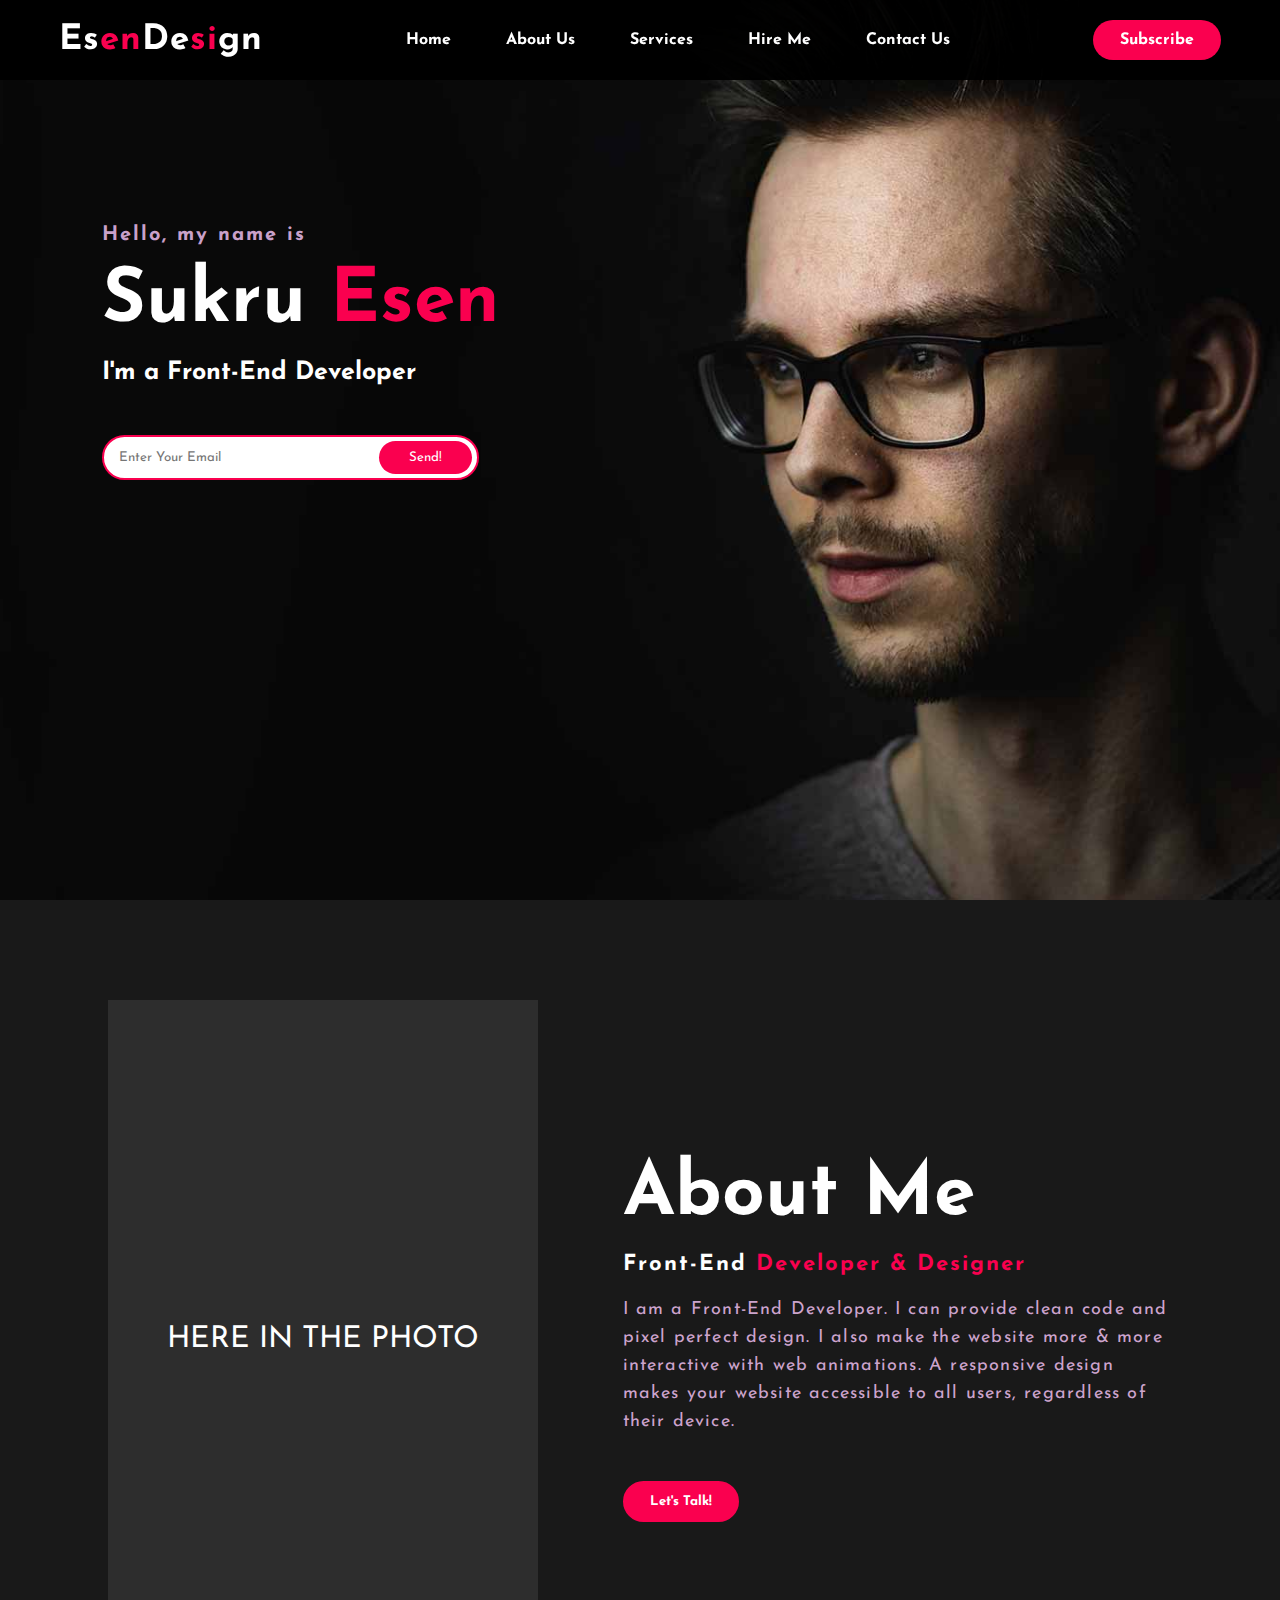
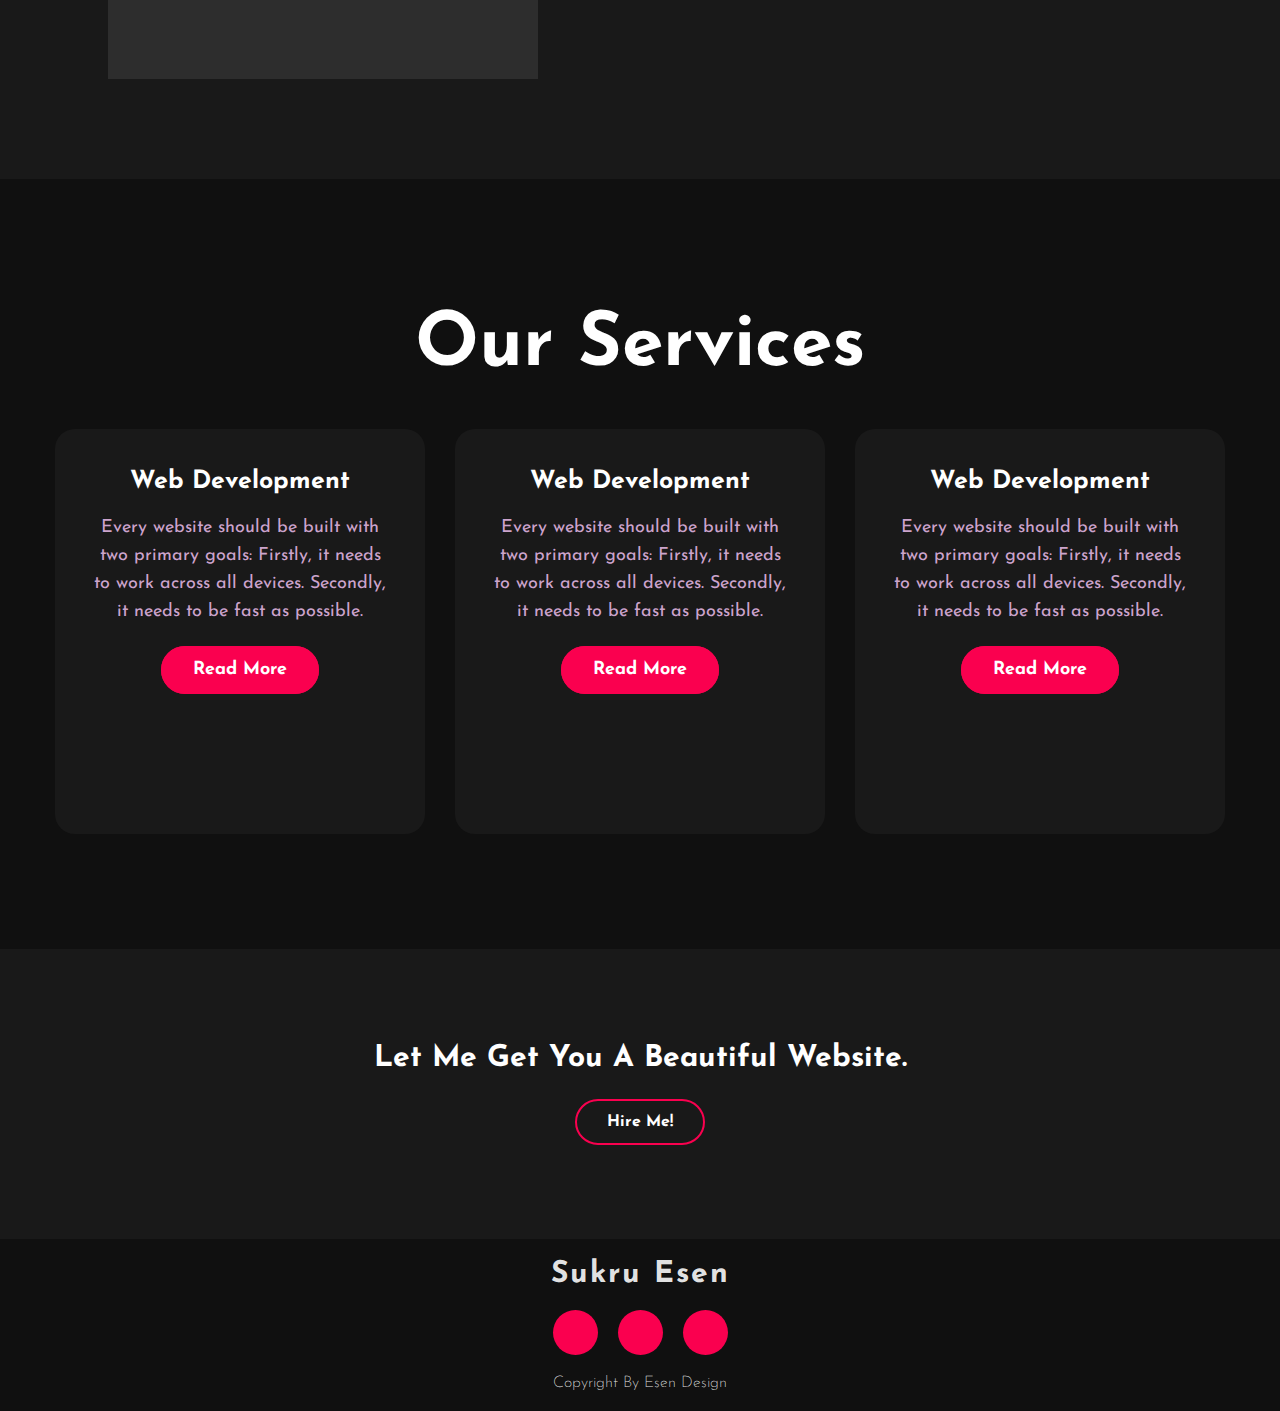
<file: portfolio1/index.html>
<!DOCTYPE html>
<html>
<head>
	<meta charset="utf-8">
	<meta name="viewport" content="width=device-width, initial-scale=1">
	<title>Portfolio Website | Esen Design</title>
	<link rel="stylesheet" type="text/css" href="css/style.css">
	<link rel="stylesheet" href="https://cdnjs.cloudflare.com/ajax/libs/font-awesome/6.0.0-beta2/css/all.min.css" integrity="sha512-YWzhKL2whUzgiheMoBFwW8CKV4qpHQAEuvilg9FAn5VJUDwKZZxkJNuGM4XkWuk94WCrrwslk8yWNGmY1EduTA==" crossorigin="anonymous" referrerpolicy="no-referrer" />
</head>
<body>
	<div id="home" class="container">
		<nav>
			<a class="link-logo" href="index.html">
				<h2 class="logo">Es<span>en</span>De<span>si</span>gn</h2>
			</a>
			  <input type="checkbox" id="check">
			<label for="check" class="checkbtn"><i class="fas fa-bars"></i>
			</label>
			<ul>
				<li><a href="#home">Home</a></li>
				<li><a href="#about">About Us</a></li>
				<li><a href="#services">Services</a></li>
				<li><a href="#hireme">Hire Me</a></li>
				<li><a href="#contact">Contact Us</a></li>
			</ul>
			<a href="#" class="btn">Subscribe</a>
  </a>

		</nav>
		<div class="content">
			<h4>Hello, my name is</h4>
			<h1>Sukru <span>Esen</span></h1>
			<h3>I'm a Front-End Developer</h3>
			<div class="mail-sender">
				<form>
					<input type="email" name="email" class="mail" placeholder="Enter Your Email">
					<input type="submit" name="submit" value="Send!">
				</form>
			</div>
		</div>
</div>
	<!----About Section Part---->
	<section id="about" class="about">
		<div class="main">
			<div class="photo"><p>HERE IN THE PHOTO</p></div>
			<div class="about-text">
				<h2>About Me</h2>
				<h5>Front-End <span>Developer & Designer</span></h5>
				<p>I am a Front-End Developer. I can provide clean code and pixel perfect
				design. I also make the website more & more interactive with web animations.
				A responsive design makes your website accessible to all users, regardless of
				their device.</p>
				<button type="button">Let's Talk!</button>
			</div>
		</div>
	</section>
	<!----Services Section Part---->
	<div id="services" class="services">
		<div class="title">
			<h2>Our Services</h2>
		</div>

		<div class="box">
			<div class="card">
				<i class="fas fa-bars"></i>
				<h2>Web Development</h2>
				<div class="pra">
					<p>Every website should be built with two primary goals: Firstly, it needs
					to work across all devices. Secondly, it needs to be fast as possible.</p>

					<p style="text-align:center;">
						<a class="button" href="#">Read More</a>
					</p>
				</div>
			</div>

			<div class="card">
				<i class="far fa-user"></i>
				<h2>Web Development</h2>
				<div class="pra">
					<p>Every website should be built with two primary goals: Firstly, it needs
					to work across all devices. Secondly, it needs to be fast as possible.</p>

					<p style="text-align:center;">
						<a class="button" href="#">Read More</a>
					</p>
				</div>
			</div>

			<div class="card">
				<i class="far fa-bell"></i>
				<h2>Web Development</h2>
				<div class="pra">
					<p>Every website should be built with two primary goals: Firstly, it needs
					to work across all devices. Secondly, it needs to be fast as possible.</p>

					<p style="text-align:center;">
						<a class="button" href="#">Read More</a>
					</p>
				</div>
			</div>
		</div>
	</div>

	<!----Contact Me Section Part----->
	<div id="hireme" class="contact-me">
		<p>Let Me Get You  A Beautiful Website.</p>
		<a class="button-two" href="#">Hire Me!</a>
	</div>

	<!----Footer Start Section Part----->
	<footer id="contact">
		<p>Sukru Esen</p>
		<div class="social">
			<a href="#"><i class="fab fa-facebook-f"></i></a>
			<a href="#"><i class="fab fa-twitter"></i></a>
			<a href="#"><i class="fab fa-instagram"></i></a>
		</div>
		<p>Copyright By Esen Design</p>
	</footer>
</body>
</html>
</file>
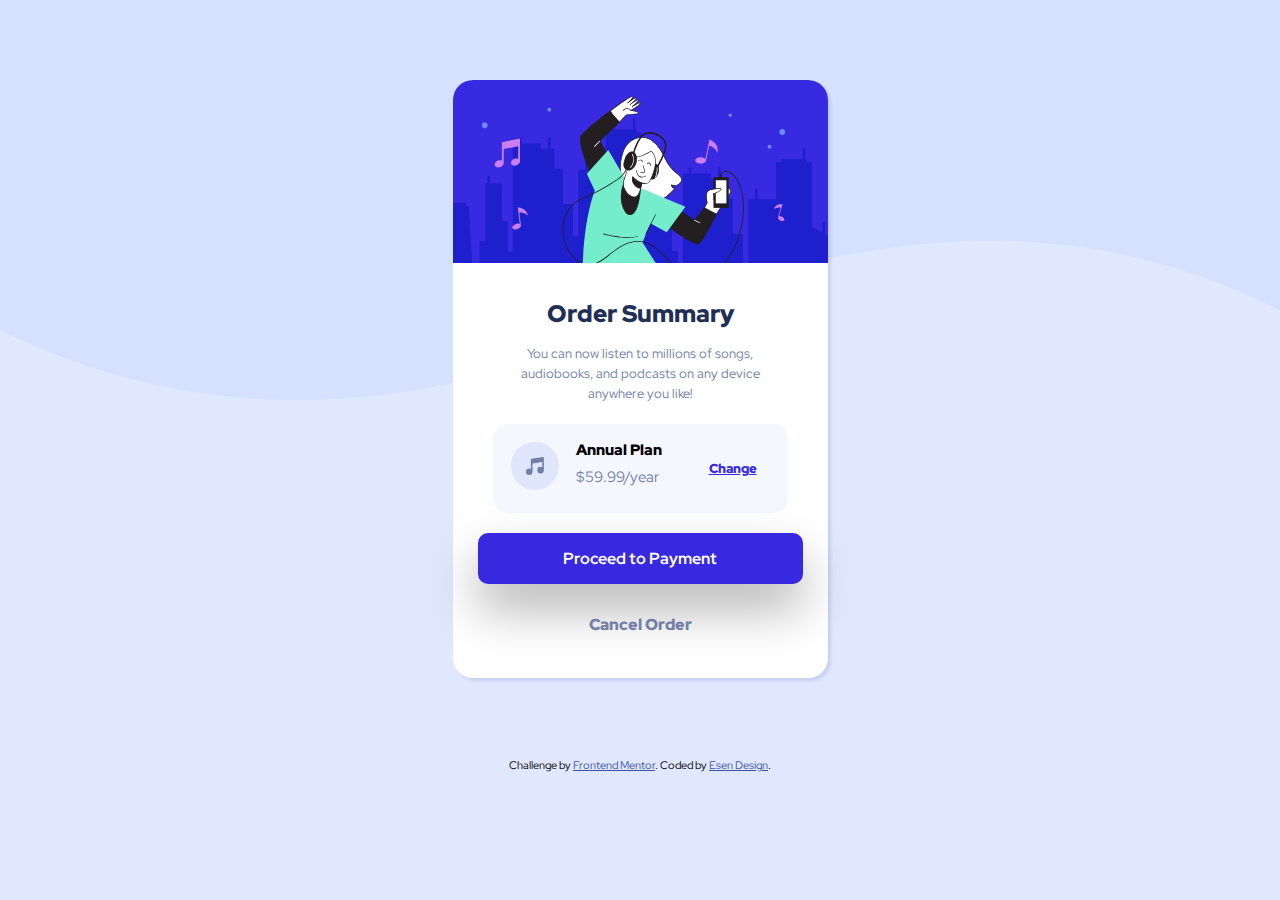
<file: project1/index.html>
<!DOCTYPE html>
<html>
<head>
	<meta charset="utf-8">
	<meta name="viewport" content="width=device-width, initial-scale=1">
	<title>Eylul Design</title>
	<link rel="stylesheet" type="text/css" href="css/style.css">
</head>
<body>
	<div class="bg_image"></div>
	<div class="container">
		<img src="images/illustration-hero.svg" class="hero_img">
	<h2>Order Summary</h2>
	<div class="paragraph"><p>You can now listen to millions of songs, audiobooks, and podcasts on any 
	device anywhere you like!</p></div>
	

	<div class="pricing">
		<img src="images/icon-music.svg">
		<h4>Annual Plan</h4>
		<p>$59.99/year</p>
		<a href="#" class="change_btn">Change</a>
	</div>


	<div class="buttons">
			<button>Proceed to Payment</button>
		</div>

	<div class="cancel_btn">
		<a href="#">Cancel Order</a>
	</div>
	</div>

	  <div class="attribution">
    Challenge by <a href="https://www.frontendmentor.io?ref=challenge" target="_blank">Frontend Mentor</a>. 
    Coded by <a href="#">Esen Design</a>.
  </div>
</body>
</html>
</file>
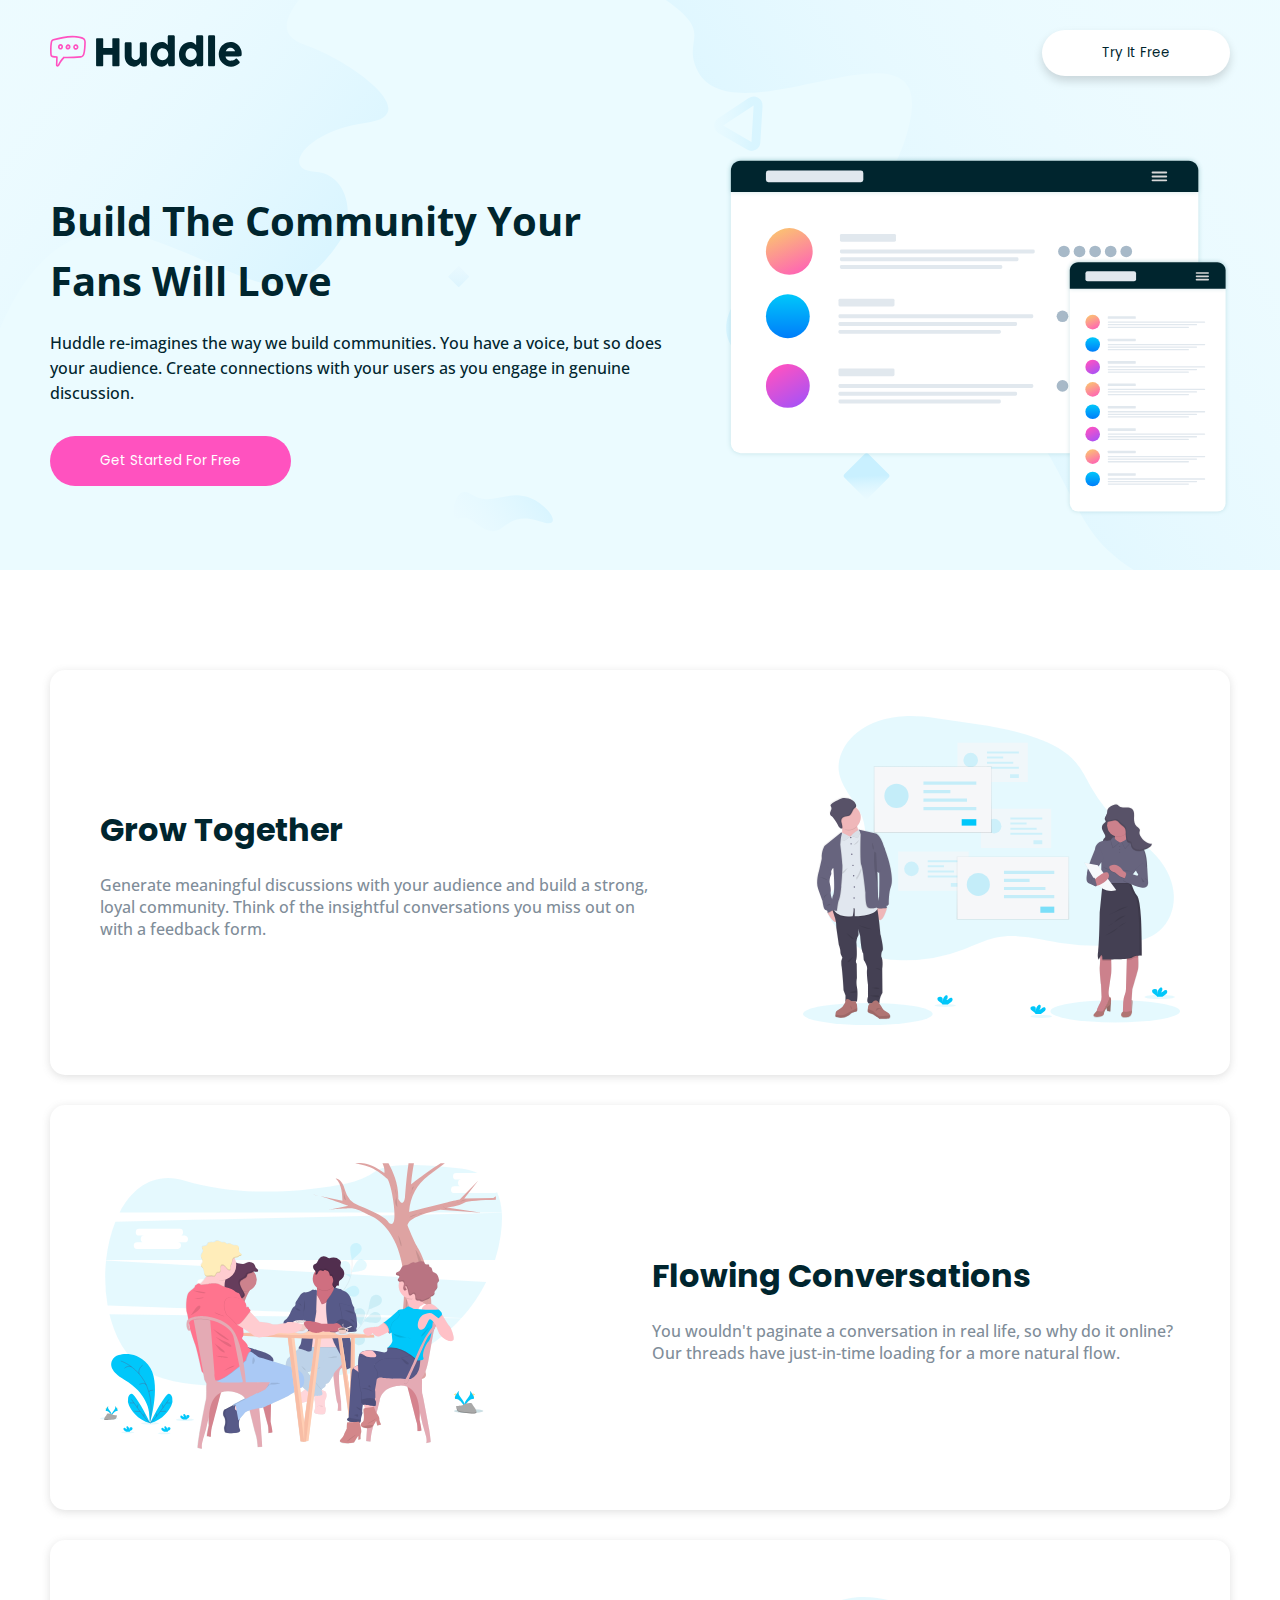
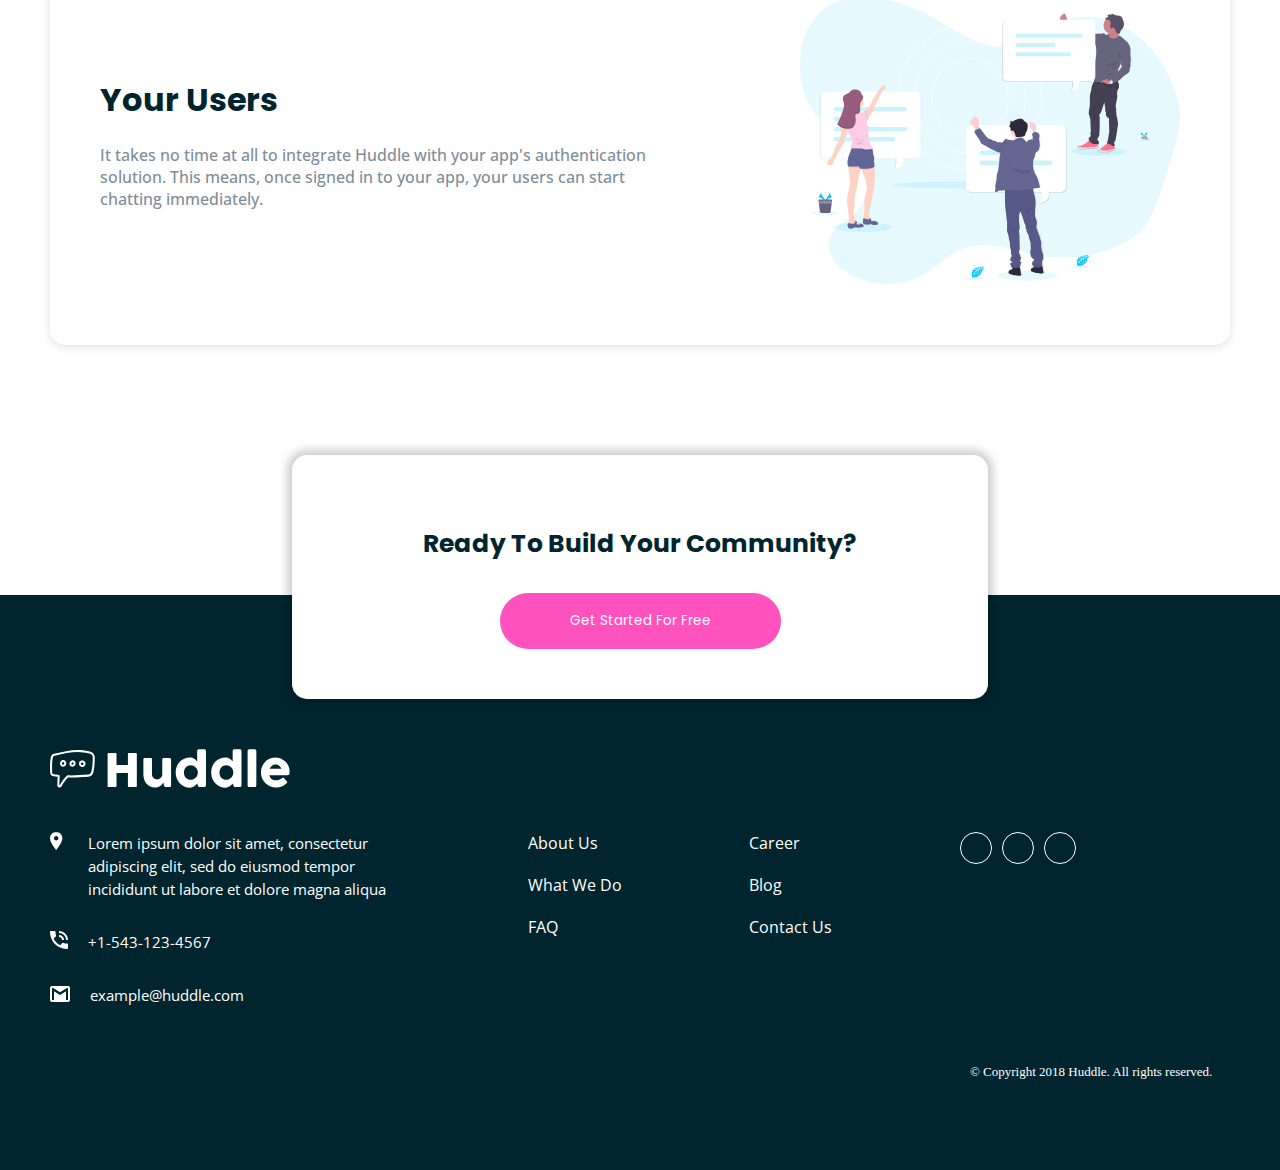
<file: project10/index.html>
<!DOCTYPE html>
<html>
<head>
	<meta charset="utf-8">
	<meta name="viewport" content="width=device-width, initial-scale=1">
	<title>Huddle Landing Page - Esen Design</title>
	<link rel="stylesheet" type="text/css" href="css/style.css">
	<link rel="stylesheet" href="https://cdnjs.cloudflare.com/ajax/libs/font-awesome/6.0.0-beta3/css/all.min.css" integrity="sha512-Fo3rlrZj/k7ujTnHg4CGR2D7kSs0v4LLanw2qksYuRlEzO+tcaEPQogQ0KaoGN26/zrn20ImR1DfuLWnOo7aBA==" crossorigin="anonymous" referrerpolicy="no-referrer" />
</head>
<body>
	<header>
		<div class="container">
		<nav>
			<div class="logo-div">
				<img src="images/logo.svg" class="logo">
			</div>
			<div>
				<button>Try It Free</button>
			</div>
		</nav>

			<div class="flex">
				<div class="area1">
					<h1>Build The Community Your Fans Will Love</h1>
					<p>Huddle re-imagines the way we build communities. You have a voice, but so does your audience. Create connections with your users as you engage in genuine discussion. </p>
					<button class="get-started-btn">Get Started For Free</button>
				</div>
				<div>
					<img src="images/illustration-mockups.svg">
				</div>
			</div>
			</div>
	</header>

	<section class="area2">
		<div class="box box-1">
			<div>
				<h1>Grow Together</h1>
				<p>Generate meaningful discussions with your audience and build a strong, loyal community. 
  				Think of the insightful conversations you miss out on with a feedback form. </p>
			</div>
			<div class="img-1">
				<img src="images/illustration-grow-together.svg">
			</div>
		</div>

		<div class="box box-2">
			<div class="box-2-wrapper">
				<h1>Flowing Conversations</h1>
				<p>You wouldn't paginate a conversation in real life, so why do it online? Our threads 
 				   have just-in-time loading for a more natural flow. </p>
			</div>
			<div class="img-1">
				<img src="images/illustration-flowing-conversation.svg">
			</div>
		</div>

		<div class="box box-3">
			<div>
				<h1>Your Users</h1>
				<p>It takes no time at all to integrate Huddle with your app's authentication solution. 
				This means, once signed in to your app, your users can start chatting immediately.</p>
			</div>
			<div class="img-1">
				<img src="images/illustration-your-users.svg">
			</div>
		</div>
<!---
		<div class="area3">
			<h1>Ready To Build Your Community?</h1>
			<button class="get-started-btn">Get Started For Free</button>
		</div>--->
	</section>

	<footer>
		<div class="container-flex2">
			<div class="area3">
				<h1>Ready To Build Your Community?</h1>
				<button>Get Started For Free</button>
			</div>

			<img src="images/logo2.svg" class="logo2">
			<div class="flex2">
				<ul class="information-menu">
					<div class="location-menu">
						<li><img src="images/icon-location.svg"></li>
						<p>Lorem ipsum dolor sit amet, consectetur adipiscing elit, sed do eiusmod
						tempor incididunt ut labore et dolore magna aliqua</p>
					</div>
					<div class="phone-menu">
						<li><img src="images/icon-phone.svg"></li>
						<p>+1-543-123-4567</p>
					</div>
					<div class="email-menu">
						<li><img src="images/icon-email.svg"></li>
						<p>example@huddle.com</p>
					</div>
				</ul>
				<ul class="list1">
					<li>About Us</li>
					<li>What We Do</li>
					<li>FAQ</li>
				</ul>
				<ul class="list2">
					<li>Career</li>
					<li>Blog</li>
					<li>Contact Us</li>
				</ul>
				<div class="social-media">
					<a href="#"><i class="fab fa-facebook-f"></i></a>
					<a href="#"><i class="fab fa-twitter"></i></i></a>
					<a href="#"><i class="fab fa-instagram"></i></a>
					<div class="copyright">
						<p class="copyright-text">&copy; Copyright 2018 Huddle. All rights reserved.</p>
					</div>
				</div>
			</div>
		</div>

	</footer>

  <!--
  

  ---->
</body>
</html>
</file>
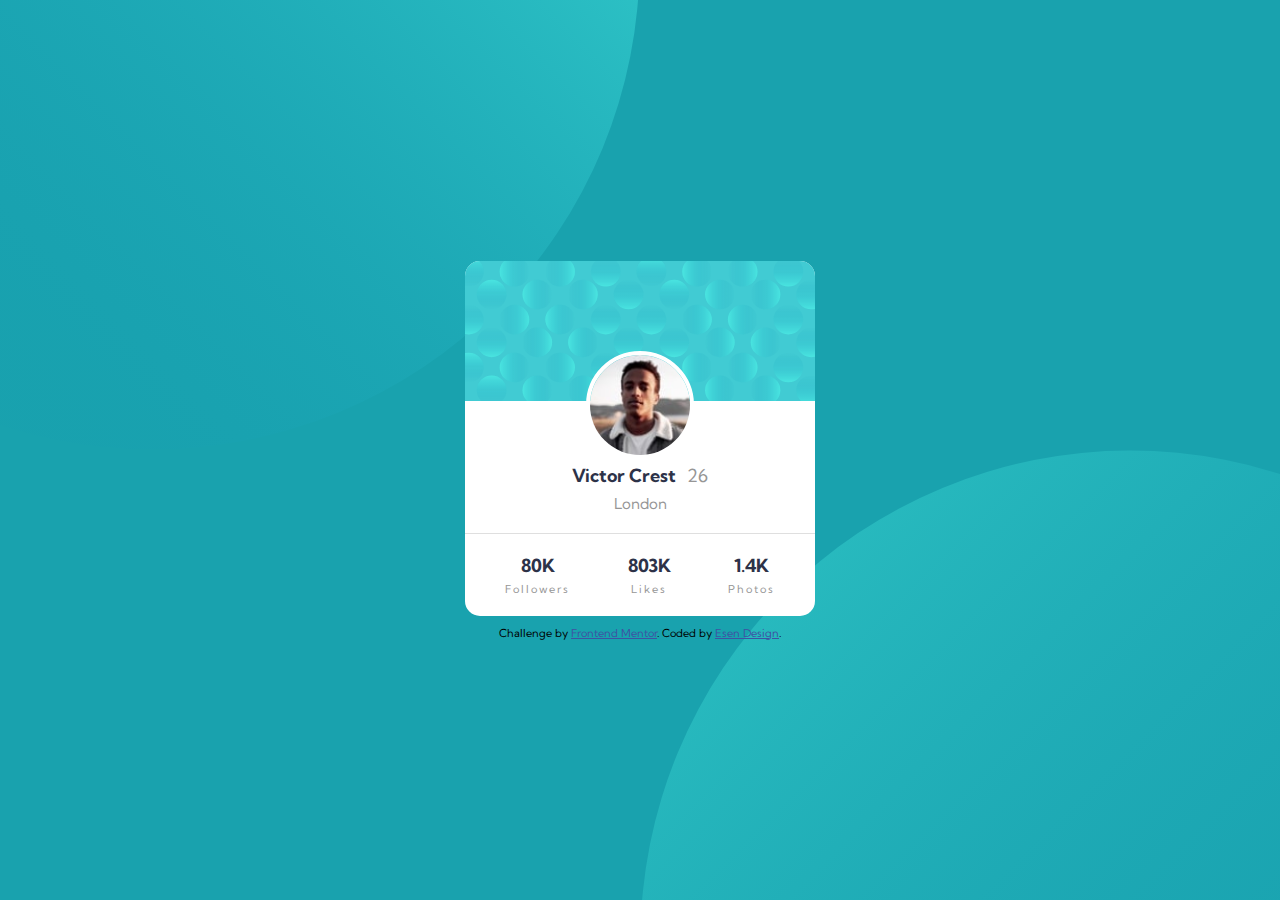
<file: project2/index.html>
<!DOCTYPE html>
<html>
<head>
	<meta charset="utf-8">
	<meta name="viewport" content="width=device-width, initial-scale=1">
	<title>Profile Card Component</title>
	<link rel="stylesheet" type="text/css" href="css/style.css">
	<link rel="icon" type="image/png" sizes="32x32" href="images/favicon-32x32.png">
</head>
<body>
	<div class="container">
		<div class="wrapper">
			<img src="images/bg-pattern-card.svg">

			<div class="content">
				<img src="images/image-victor.jpg">
				<h4>Victor Crest <span>26</span></h4>
				<p class="city">London</p>

				<div class="footer">
					<div>
						<p class="num">80K</p>
						<p>Followers</p>
					</div>

					<div>
						<p class="num">803K</p>
						<p>Likes</p>
					</div>

					<div>
						<p class="num">1.4K</p>
						<p>Photos</p>
					</div>			
				</div>
			</div>
		</div>
	 <div class="attribution">
	   Challenge by <a href="https://www.frontendmentor.io?ref=challenge" target="_blank">Frontend Mentor</a>. 
	   Coded by <a href="#">Esen Design</a>.
	 </div>
</div>
</body>
</html>
</file>
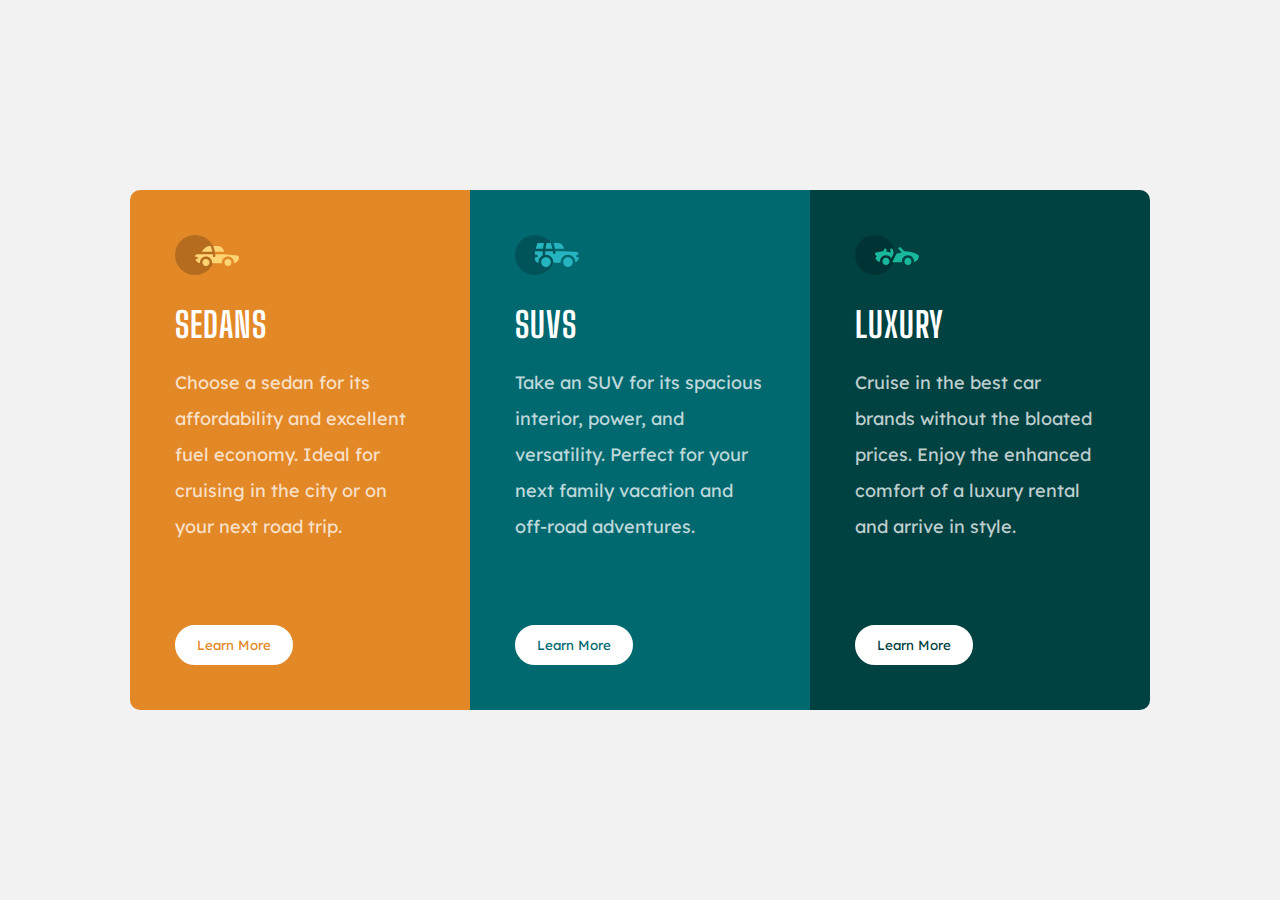
<file: project3/index.html>
<!DOCTYPE html>
<html>
<head>
	<meta charset="utf-8">
	<meta name="viewport" content="width=device-width, initial-scale=1">
	<link rel="stylesheet" type="text/css" href="css/style.css">
	<title>3-column preview card component</title>
</head>
<body>
	<div class="container">
		<div class="card bright-orange">
		  <img src="images/icon-sedans.svg">
		  <h3>Sedans</h3>
		  <p>Choose a sedan for its affordability and excellent fuel economy. Ideal for cruising in the city 
		  or on your next road trip.</p>
		  <button class="btn">Learn More</button>		
		</div>

		<div class="card dark-cyan">
		  <img src="images/icon-suvs.svg">
		  <h3>SUVs</h3>
		  <p>Take an SUV for its spacious interior, power, and versatility. Perfect for your next family vacation 
	 	  and off-road adventures.</p>
	 	  <button class="btn">Learn More</button>	
		</div>

		<div class="card very-dark-cyan">
		  <img src="images/icon-luxury.svg">
		  <h3>Luxury</h3>
		  <p>Cruise in the best car brands without the bloated prices. Enjoy the enhanced comfort of a luxury 
	  	  rental and arrive in style.</p>
	  	  <button class="btn">Learn More</button>			
		</div>  
	</div>
</body>
</html>
</file>
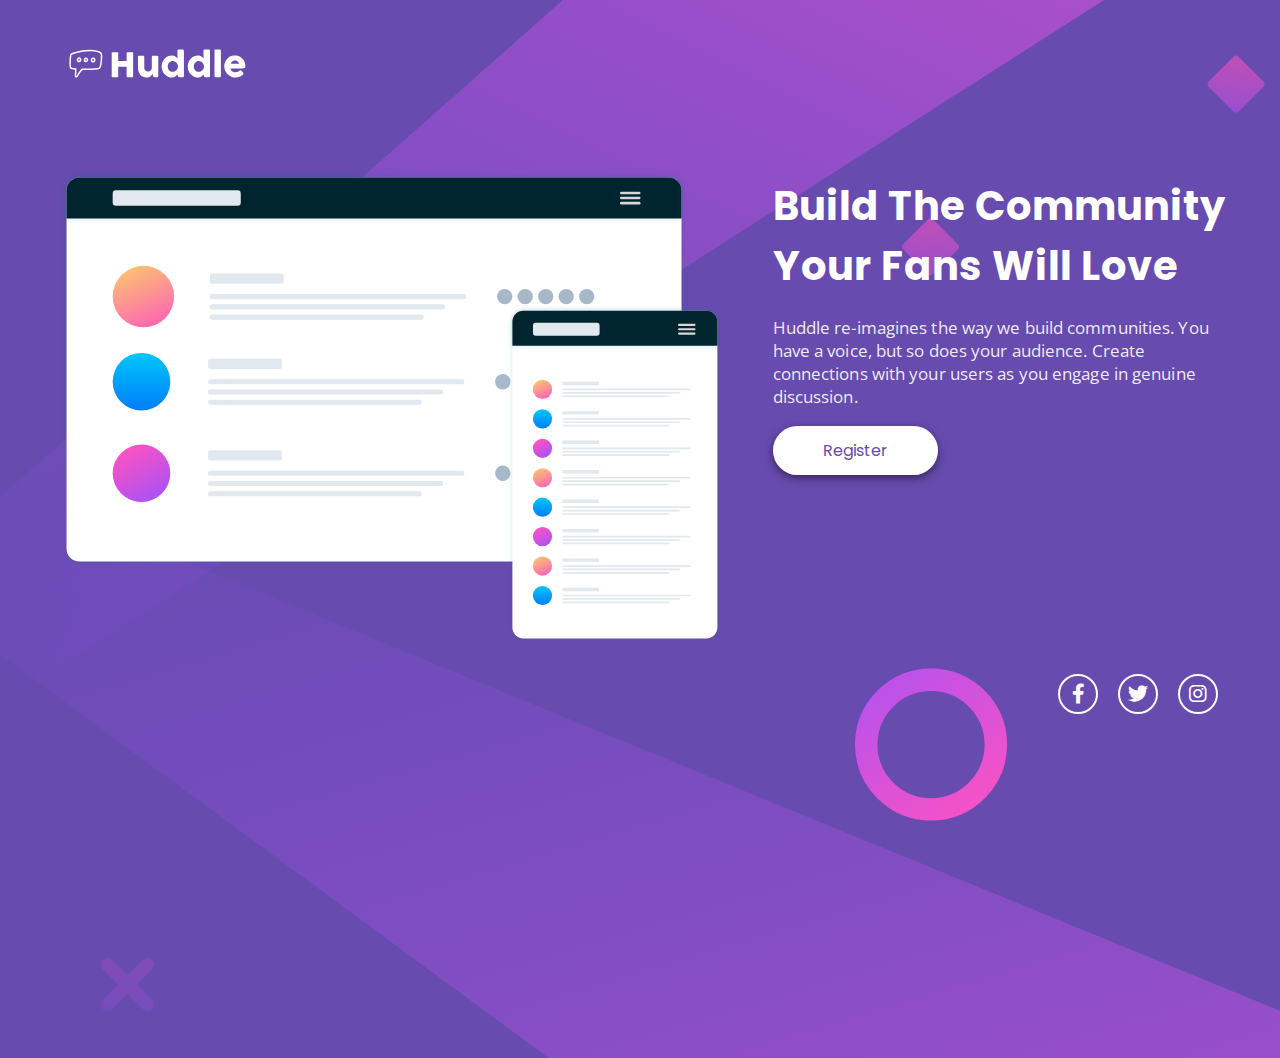
<file: project4/index.html>
<!DOCTYPE html>
<html>
<head>
	<meta charset="utf-8">
	<meta name="viewport" content="width=device-width, initial-scale=1">
	<title>Huddle landing page with single introductory section</title>
	<link rel="stylesheet" type="text/css" href="css/style.css">
	<link rel="icon" type="image/png" sizes="32x32" href="images/favicon-32x32.png">
	<link rel="stylesheet" href="https://cdnjs.cloudflare.com/ajax/libs/font-awesome/6.0.0-beta2/css/all.min.css">
</head>
<body>
	<div class="container">
		<div class="wrapper">
			<div class="header">
				<img src="images/logo.svg">
			</div>

			<div class="main">
				<div>
					<img src="images/illustration-mockups.svg">
				</div>

				<div class="information">
					<h1>Build The Community Your Fans Will Love</h1>
					<div class="paragraph">
					<p>Huddle re-imagines the way we build communities. You have a voice, but so does your audience. 
					Create connections with your users as you engage in genuine discussion.</p></div>

					
					<a class="btn" href="#">Register</a>
				</div>

				<div class="social-media">
				<a href="#">
				<i class="fab fa-facebook-f"></i>
				</a>

				<a href="#">
				<i class="fab fa-twitter"></i>
				</a>

				<a href="#">
				<i class="fab fa-instagram"></i>
				</a>
				</div>
					
			</div>
		</div>
			
			</div>

</body>
</html>
</file>
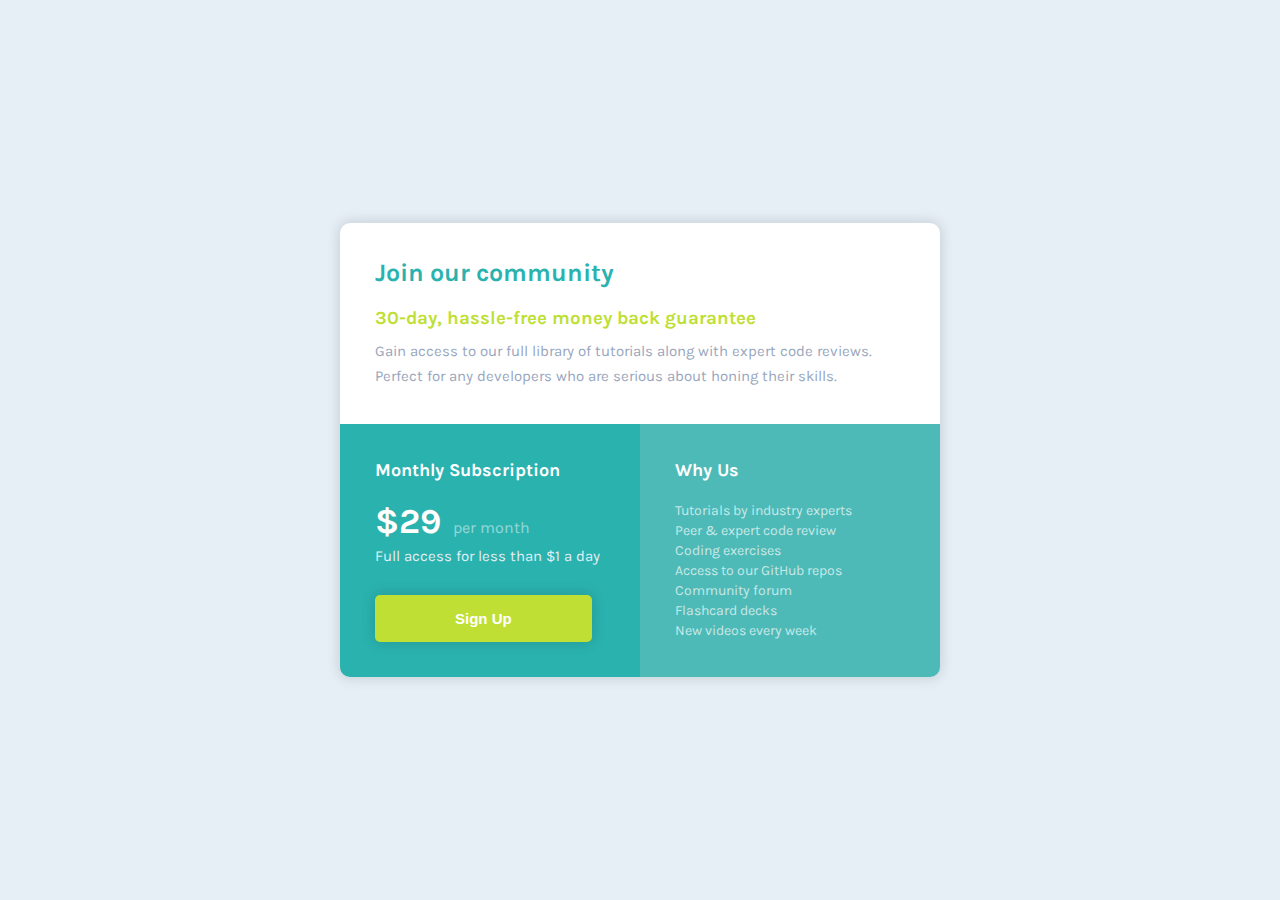
<file: project5/index.html>
<!DOCTYPE html>
<html>
<head>
	<meta charset="utf-8">
	<meta name="viewport" content="width=device-width, initial-scale=1">
	<title>Single Price Project - Esen Design</title>
	<link rel="stylesheet" type="text/css" href="css/style.css">
</head>
<body>
	<div class="container">
		<div class="card">
		<div class="community">
			<h1>Join our community</h1>
			<h3>30-day, hassle-free money back guarantee</h3>
			<p>	Gain access to our full library of tutorials along with expert code reviews. 
			Perfect for any developers who are serious about honing their skills.
			</p>
		</div>
<div class="plan">
		<div class="sub">
			<h1>Monthly Subscription</h1>
			<p class="price"><span>&dollar;29</span>per month</p>
			<p class="price2">Full access for less than &dollar;1 a day</p>
			<button class="btn">Sign Up</button>
		</div>

		<div class="why">
			<h1>Why Us</h1>
			<p>Tutorials by industry experts<br>
	Peer &amp; expert code review<br>
	Coding exercises<br>
	Access to our GitHub repos<br>
	Community forum<br>
	Flashcard decks<br>
	New videos every week</p>
		</div>
	</div>
  </div>
  </div>
</body>
</html>
</file>
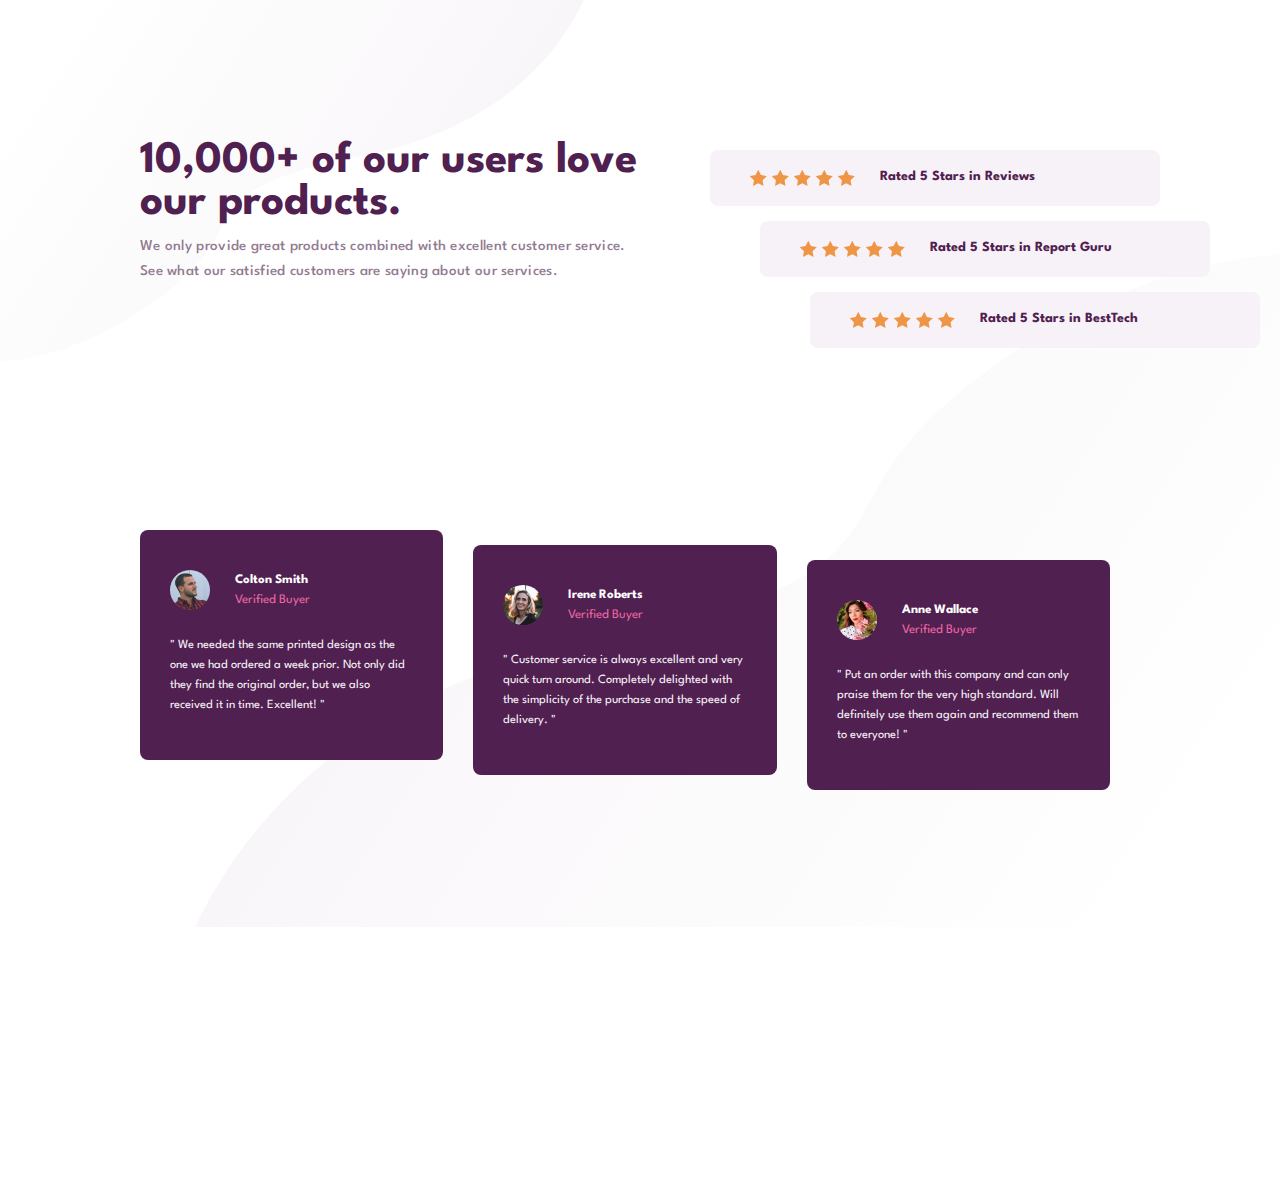
<file: project6/index.html>
<!DOCTYPE html>
<html>
<head>
    <meta charset="utf-8">
    <meta name="viewport" content="width=device-width, initial-scale=1">
    <title>Social Proof - Esen Design</title>
    <link rel="stylesheet" type="text/css" href="css/style.css">
</head>
<body>
    <div class="container">
        <div class="header">
            <h1>10,000+ of our users love our products.</h1>
            <p>We only provide great products combined with excellent customer service. See what our satisfied customers are saying about our services.</p>
        </div>

        <div class="ratings">
            <div class="rating rating-1">
                <img src="images/icon-star.svg">              
                <img src="images/icon-star.svg">              
                <img src="images/icon-star.svg">              
                <img src="images/icon-star.svg">              
                <img src="images/icon-star.svg">
                <p>Rated 5 Stars in Reviews</p>              
            </div>

            <div class="rating rating-2">
                <img src="images/icon-star.svg">              
                <img src="images/icon-star.svg">              
                <img src="images/icon-star.svg">              
                <img src="images/icon-star.svg">              
                <img src="images/icon-star.svg">
                <p>Rated 5 Stars in Report Guru</p>     
            </div>

            <div class="rating rating-3">
                <img src="images/icon-star.svg">              
                <img src="images/icon-star.svg">              
                <img src="images/icon-star.svg">              
                <img src="images/icon-star.svg">              
                <img src="images/icon-star.svg">
                <p>Rated 5 Stars in BestTech</p>     
            </div>
</div>
        <div class="reviews">
            <div class="box box-1">
                <img src="images/image-colton.jpg">
                <h4>Colton Smith<br><span class="sub-title">Verified Buyer</span></h4>
                <p class="paragraph">" We needed the same printed design as the one we had ordered a week prior. Not only did they find the original order, but we also received
                it in time. Excellent! "</p>
            </div>

            <div class="box box-2">
                <img src="images/image-irene.jpg">
                <h4>Irene Roberts<br><span class="sub-title">Verified Buyer</span></h4>
                <p class="paragraph">" Customer service is always excellent and very quick turn around. Completely delighted with the simplicity of the purchase and the speed of delivery. "</p>
            </div>

            <div class="box box-3">
                <img src="images/image-anne.jpg">
                <h4>Anne Wallace<br><span class="sub-title">Verified Buyer</span></h4>
                <p class="paragraph">" Put an order with this company and can only praise them for the very high standard. Will definitely use them again and recommend them to everyone! "</p>
            </div>
        </div>
    </div>
</body>
</html>
</file>
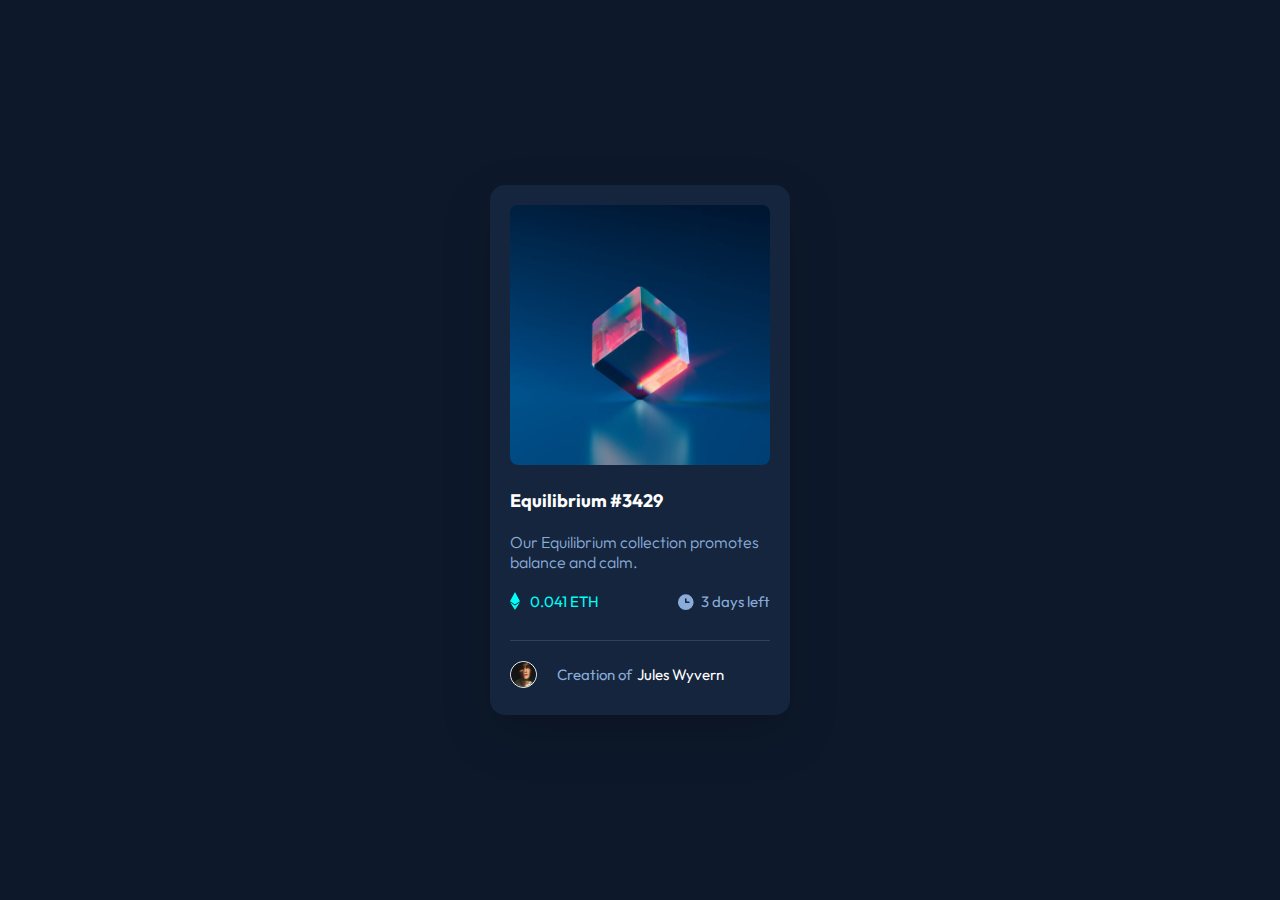
<file: project7/index.html>
<!DOCTYPE html>
<html>
<head>
	<meta charset="utf-8">
	<meta name="viewport" content="width=device-width, initial-scale=1">
	<title>NFT Preview Card - Esen Design</title>
	<link rel="stylesheet" type="text/css" href="css/style.css">
</head>
<body>
	<div class="container">
		<div class="card">
			<img class="nft-img" src="images/image-equilibrium.jpg">
			<h3>Equilibrium #3429</h3>
			<p>Our Equilibrium collection promotes balance and calm.</p>

			<div class="wrapper">
				<div class="eth1">
					<img src="images/icon-ethereum.svg">
					<p class="eth-value">0.041 ETH</p>
				</div>

				<div class="remaining-time">
					<img src="images/icon-clock.svg">
					<p>3 days left</p>
				</div>

				<div class="border"></div>

				<div class="profile">
					<img src="images/image-avatar.png">
					<p>Creation of<span>Jules Wyvern</span></p>
				</div>

			</div>

		</div>
	</div>
</body>
</html>
</file>
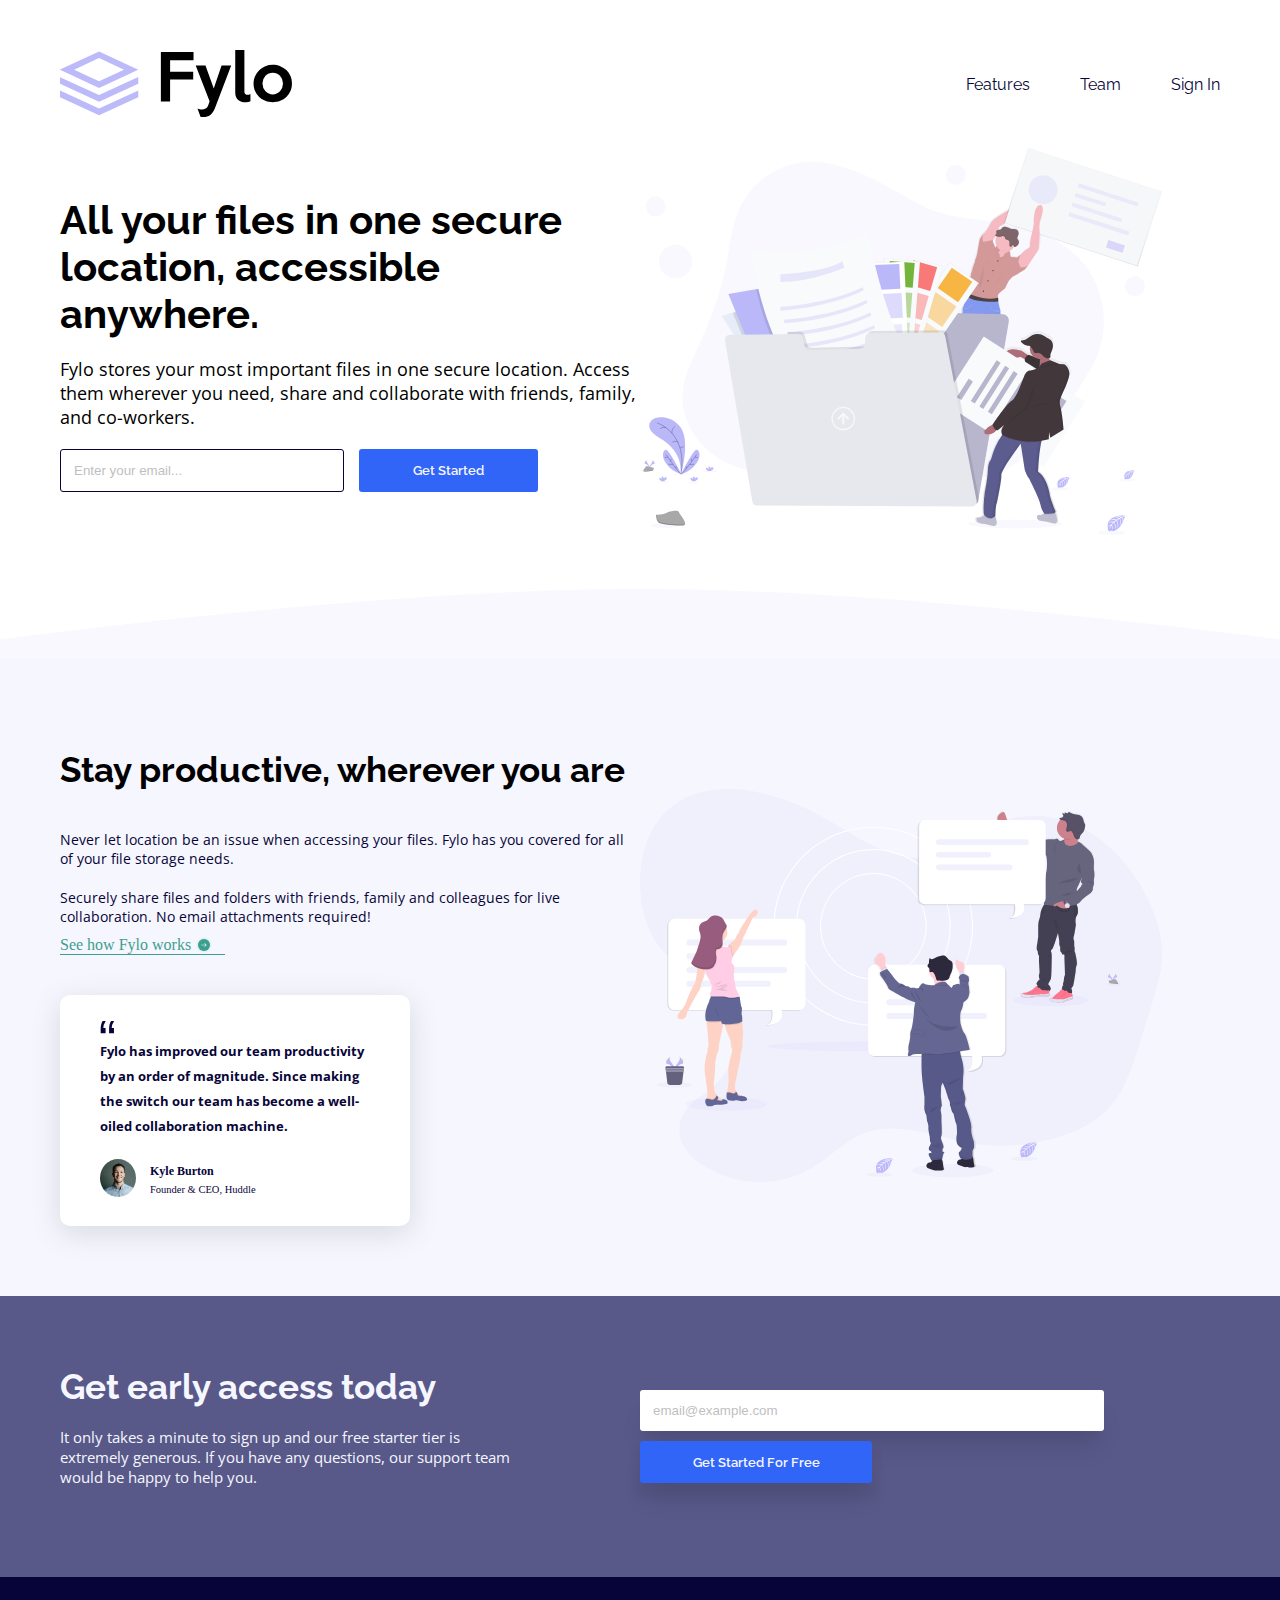
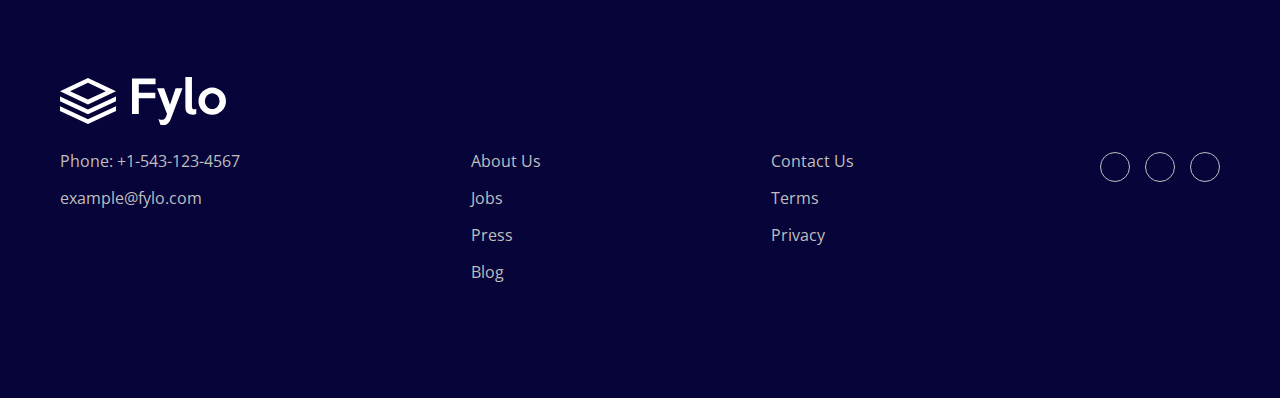
<file: project8/index.html>
<!DOCTYPE html>
<html>
<head>
	<meta charset="utf-8">
	<meta name="viewport" content="width=device-width, initial-scale=1">
	<title>Fylo Landing Page - Esen Design</title>
	<link rel="stylesheet" type="text/css" href="css/style.css">
	<link rel="stylesheet" href="https://cdnjs.cloudflare.com/ajax/libs/font-awesome/6.0.0-beta3/css/all.min.css" integrity="sha512-Fo3rlrZj/k7ujTnHg4CGR2D7kSs0v4LLanw2qksYuRlEzO+tcaEPQogQ0KaoGN26/zrn20ImR1DfuLWnOo7aBA==" crossorigin="anonymous" referrerpolicy="no-referrer" />
</head>
<body>
	<header>
		<div class="container">
			<nav>
				<img src="images/logo.svg" class="logo">
				<ul>
					<li><a href="#">Features</a></li>
					<li><a href="#">Team</a></li>
					<li><a href="#">Sign In</a></li>
				</ul>
			</nav>
			<div class="flex">
				<div>
					<h1>All your files in one secure location, accessible anywhere.</h1>
					<p>Fylo stores your most important files in one secure location. Access them wherever you need, share and collaborate with friends, family, and co-workers.</p>
					<form class="form1">
						<input type="email" placeholder="Enter your email...">
						<button>Get Started</button>
					</form>
				</div>
				<div>
					<img src="images/illustration-1.svg">
				</div>
			</div>
		</div>
	</header>

	<section class="wrapper">
		<div class="container">
			<div class="flex">
				<div>
					<h1>Stay productive, wherever you are</h1>
					<p>Never let location be an issue when accessing your files. Fylo has you 
	 		 		covered for all of your file storage needs.</p>
	 		 		<p class="paragraph1">Securely share files and folders with friends, family and colleagues for 
	  				live collaboration. No email attachments required!</p>
	  				<a href="#" class="link">See how Fylo works<img src="images/icon-arrow.svg" class="arrow-img"></a>
	  				<div class="testimonial-box">
	  					<img class="quotes-img" src="images/icon-quotes.svg">
	  					<p>Fylo has improved our team productivity by an order of magnitude. Since 
	  					making the switch our team has become a well-oiled collaboration machine.</p>
	  					<div class="user-info">
	  						<div>
	  							<img class="avatar-img" src="images/avatar-testimonial.jpg">
	  						</div>
	  						<div>
		  						<h4>Kyle Burton</h4>
		  						<small>Founder & CEO, Huddle</small>
		  					</div>
	  					</div>
	  				</div>
  				</div>
  				<div>
  					<img src="images/illustration-2.svg" class="illustration-2">
  				</div>
			</div>
		</div>
	</section>

	<section class="desatured-blue">
		<div class="container">
			<div class="flex">
				<div>
					<h1>Get early access today</h1>
					<p>It only takes a minute to sign up and our free starter tier is extremely generous. If you have any questions, our support team would be happy to help you.</p>
				</div>
				<div>
					<form class="form2">
						<input type="email" placeholder="email@example.com">
						<button>Get Started For Free</button>	
					</form>
				</div>
			</div>
		</div>
	</section>

	<footer>
		<div class="container">
				<img src="images/logo-white.svg" class="logo2">
				<div class="align-start">
					<ul>
						<li>Phone: +1-543-123-4567</li>
						<li>example@fylo.com</li>
					</ul>

					<ul>
						<li>About Us</li>
						<li>Jobs</li>
						<li>Press</li>
						<li>Blog</li>
					</ul>

					<ul>
						<li>Contact Us</li>
						<li>Terms</li>
						<li>Privacy</li>
					</ul>

					<ul class="social-media">
						<li>
							<a href="#" class="circle">
								<i class="fab fa-facebook-f"></i>
							</a>
						</li>
						<li>
							<a href="#" class="circle">
								<i class="fab fa-twitter"></i>
							</a>
						</li>
						<li>
							<a href="#" class="circle">
								<i class="fab fa-instagram"></i>
							</a>
						</li>
					</ul>
				</div>
		</div>		
	</footer>
</body>
</html>
</file>
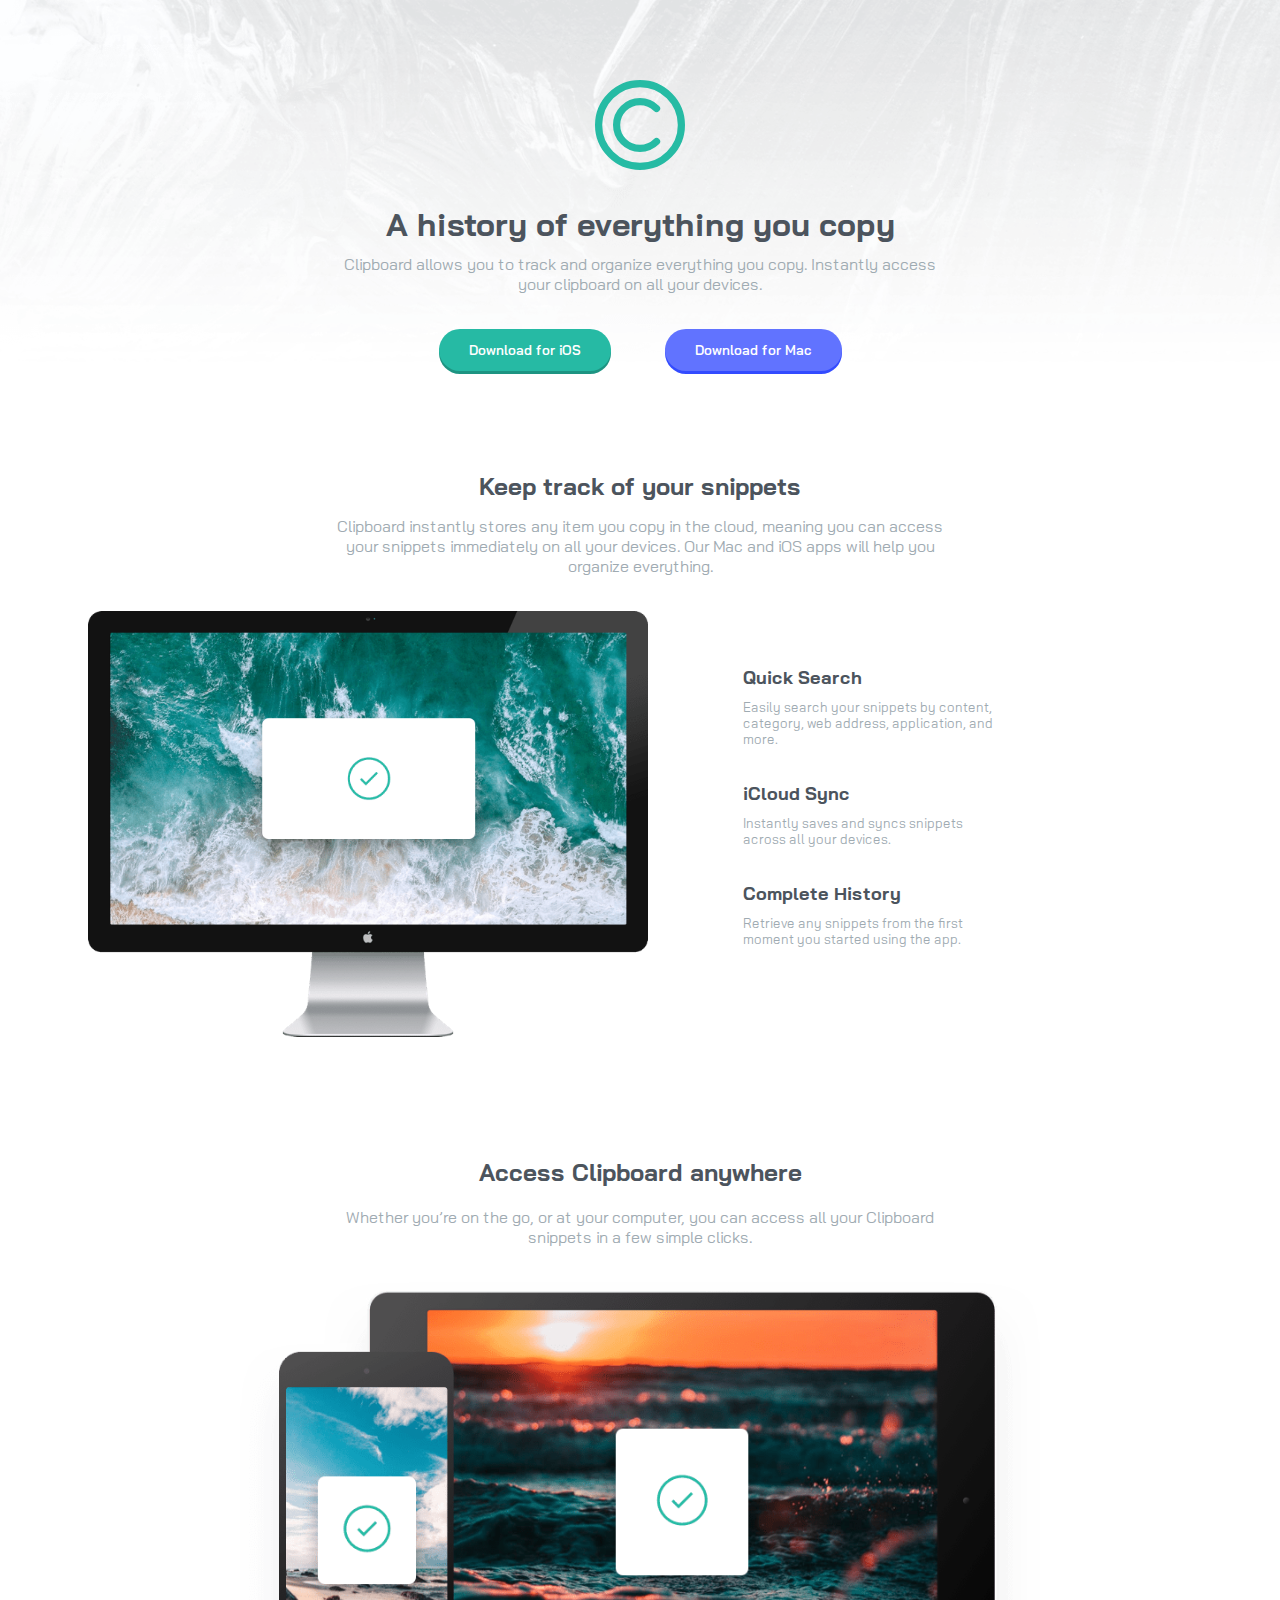
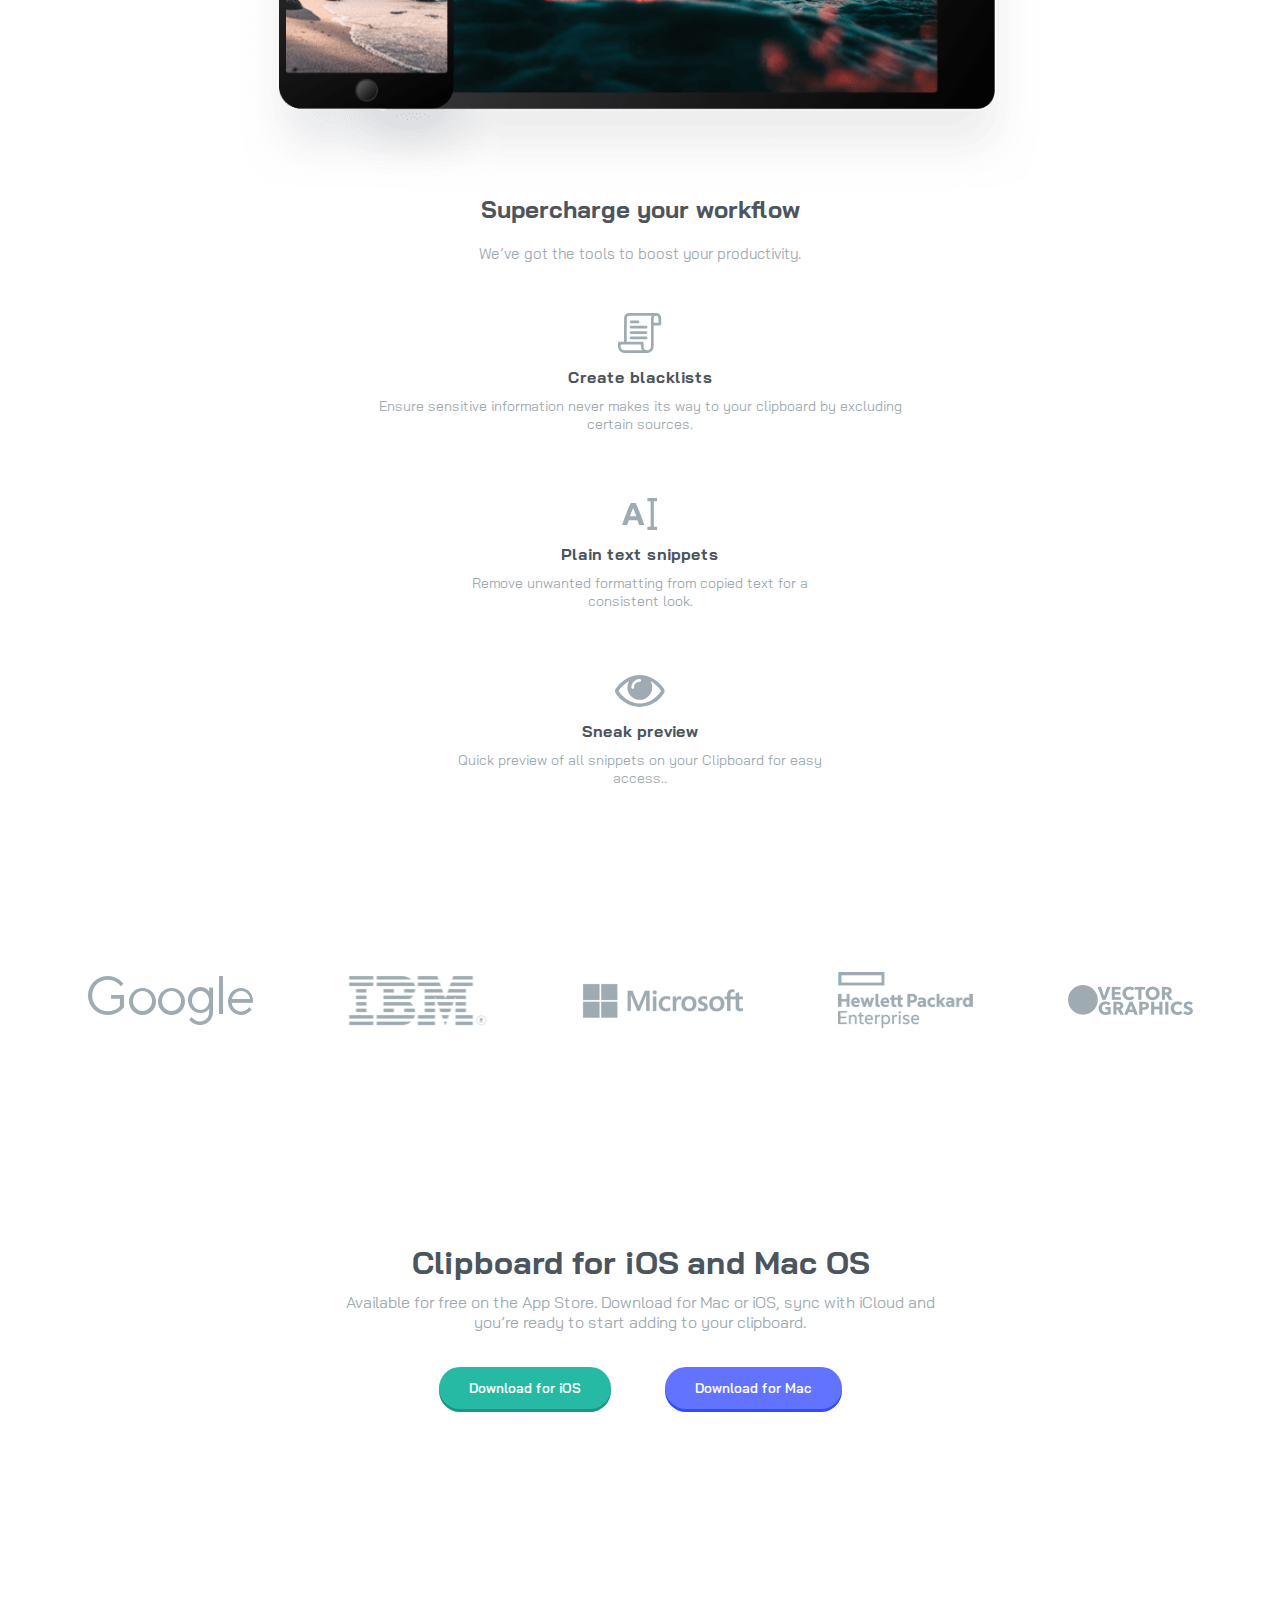
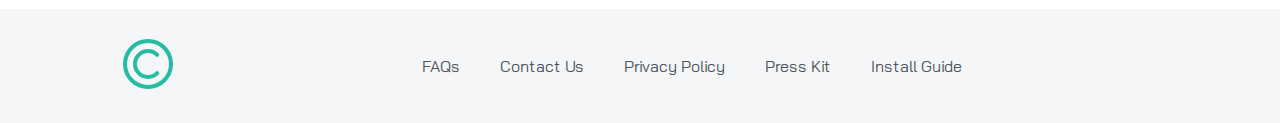
<file: project9/index.html>
<!DOCTYPE html>
<html>
<head>
	<meta charset="utf-8">
	<meta name="viewport" content="width=device-width, initial-scale=1">
	<title>Clipboard Landing Page - Esen Design</title>
	<link rel="stylesheet" type="text/css" href="css/style.css">
	<link rel="stylesheet" href="https://cdnjs.cloudflare.com/ajax/libs/font-awesome/6.0.0-beta3/css/all.min.css" integrity="sha512-Fo3rlrZj/k7ujTnHg4CGR2D7kSs0v4LLanw2qksYuRlEzO+tcaEPQogQ0KaoGN26/zrn20ImR1DfuLWnOo7aBA==" crossorigin="anonymous" referrerpolicy="no-referrer" />
</head>
<body>
	<header>
		<div class="container container-small one">
			<div>
				<img src="images/logo.svg" class="logo">
			</div>
			<h1>A history of everything you copy</h1>
			<p class="paragraph1">Clipboard allows you to track and organize everything you 
			copy. Instantly access your clipboard on all your devices.</p>
			<div class="buttons">
				<button class="primary-btn">Download for iOS</button>
				<button class="secondary-btn">Download for Mac</button>
			</div>
		</div>
	</header>

	<section class="container container-small two">
		<h2>Keep track of your snippets</h2>
		<p>Clipboard instantly stores any item you copy in the cloud, 
		meaning you can access your snippets immediately on all your 
		devices. Our Mac and iOS apps will help you organize everything.</p>

		<div class="flex">
					<img src="images/image-computer.png" class="computer-img">
					<div class="snippets">
					<h3>Quick Search</h3>
					<p>Easily search your snippets by content, category, web address, application, and more.</p>

					<h3>iCloud Sync</h3>
					<p>Instantly saves and syncs snippets across all your devices.</p>

					<h3>Complete History</h3>
					<p>Retrieve any snippets from the first moment you started using the app.</p>
				</div>
		</div>
	</section>

	<section class="container container-small three">
		<h2>Access Clipboard anywhere</h2>
		<p>Whether you’re on the go, or at your computer, you can access all your Clipboard 
		snippets in a few simple clicks.</p>
		<img src="images/image-devices.png" class="devices-img">
	</section>

	<section class="container container-small four">
		<h2>Supercharge your workflow</h2>
		<h3>We’ve got the tools to boost your productivity.</h3>
		<div class="flex2">
			<div class="workflow">
				<img src="images/icon-blacklist.svg">
				<h4>Create blacklists</h4>
				<p>Ensure sensitive information never makes its way to your clipboard by excluding certain sources.</p>
			</div>

			<div class="workflow">
				<img src="images/icon-text.svg">
				<h4>Plain text snippets</h4>
				<p>Remove unwanted formatting from copied text for a consistent look.</p>
			</div>

			<div class="workflow">
				<img src="images/icon-preview.svg">
				<h4>Sneak preview</h4>
				<p>Quick preview of all snippets on your Clipboard for easy access..</p>
			</div>
		</div>
	</section>

	<section class=" container flex3 five">
		<div class="logo1">
			<img src="images/logo-google.png">
		</div>

		<div class="logo1">
			<img src="images/logo-ibm.png">
		</div>

		<div class="logo1">
			<img src="images/logo-microsoft.png">
		</div>

		<div class="logo1">
			<img src="images/logo-hp.png">
		</div>

		<div class="logo1">
			<img src="images/logo-vector-graphics.png">
		</div>

	</section>

	<section class="container container-small five">
		<h1>Clipboard for iOS and Mac OS</h1>
		<p>Available for free on the App Store. Download for Mac or iOS, sync with iCloud 
		and you’re ready to start adding to your clipboard.</p>
		<div class="buttons">
			<button class="primary-btn">Download for iOS</button>
			<button class="secondary-btn">Download for Mac</button>
		</div>
	</section>


	<footer>
		<div class="flex4">
		<div class="c-logo">
			<img src="images/logo.svg">
		</div>
		<div class="link-flex">
			<a href="#">FAQs</a>
			<a href="#">Contact Us</a>
			<a href="#">Privacy Policy</a>
			<a href="#">Press Kit</a>
			<a href="#">Install Guide</a>
		</div>
		<div class="social-media">
			<div class="icon">
				<a href="#"><i class="fab fa-facebook-square"></i></a>
			</div>

			<div class="icon">
				<a href="#"><i class="fab fa-twitter"></i></a>
			</div>

			<div class="icon">
				<a href="#"><i class="fab fa-instagram"></i></a>
			</div>
		</div>
		</div>
	</footer>
</body>
</html>
</file>
<file: portfolio1/css/style.css>
@import url('https://fonts.googleapis.com/css2?family=Josefin+Sans:wght@100;200;300;400;500;600;700&display=swap');
*{
	margin: 0;
	padding: 0;
	font-family: "Josefin Sans", sans-serif;
}
:root{
	--purple-color: hsl(341, 100%, 49%);
	--white-color: #fff;
	--dark-purple-color: hsla(341, 100%, 49%, 0.7);
	--desatured-purple-color: #fcfc;
	--dark-gray-color: #2d2d2d;
	--dark-gray-color2: #191919;
	--very-dark-gray: #101010;
	--facebook-color: #3b5998;
	--twitter-color: #00acee;
	--instagram-color: #E1306C;
	--desatured-white-color: rgba(255,255,255,0.9);
	--desatured-white-color2: rgba(0,0,0,0.3);
}
::selection{
	color: var(--purple-color);
	background-color: var(--desatured-white-color2);
}
::moz-selection{
	color: var(--purple-color);
	background-color: var(--desatured-white-color2);
}
.link-logo{
	text-decoration: none;
}
html{
	scroll-behavior: smooth;
	overflow-x: hidden;
}
.container{
	height: 100vh;
	background: url("../img/background.jpg") no-repeat center/cover;
}
nav{
	position: fixed;
	z-index: 5;
	width: 100%;
	display: flex;
	align-items: center;
	justify-content: space-around;
	padding: 20px 0px 20px 0px;
	background-color: rgba(0, 0, 0, 0.95);
}
.logo{
	color: #fff;
	font-size: 35px;
	letter-spacing: 1px;
	cursor: pointer;
}
nav ul li{
	list-style-type: none;
	display: inline-block;
	padding: 10px 25px;
}
nav ul li a{
	color: var(--white-color);
	text-decoration: none;
	font-weight: 900;
	text-transform: capitalize;
	transition: 0.3s;
}
nav ul li a:hover{
	color: var(--purple-color);
}
.btn{
	background-color: var(--purple-color);
	color: var(--white-color);
	text-decoration: none;
	border: 2px solid transparent;
	font-weight: 900;
	padding: 10px 25px;
	border-radius: 30px;
	transition: transform .3s;
}
.btn:hover{
	transform: scale(1.1);
	background-color: var(--dark-purple-color);
}
.content{
	position: absolute;
	top: 25%;
	left: 8%;
}
h1{
	color: var(--white-color);
	margin: 20px 0px 20px;
	font-size: 75px;
}
h3{
	color: var(--white-color);
	font-size: 25px;
	margin-bottom: 50px;
}
h4{
	color: var(--desatured-purple-color);
	letter-spacing: 2px;
	font-size: 20px;
}
.mail-sender form{
	width: 380px;
	max-width: 100%;
	position: relative;
}
.mail-sender form input:first-child{
	display: inline-block;
	width: 60%;
	padding: 14px 130px 14px 15px;
	border: 2px solid var(--purple-color);
	outline: none;
	border-radius: 30px;
}
.mail-sender form input:last-child{
	position: absolute;
	display: inline-block;
	outline: none;
	border: none;
	padding: 10px 30px;
	border-radius: 30px;
	background-color: var(--purple-color);
	color: var(--white-color);
	top: 6px;
	right: 10px;
}
span{
	color: var(--purple-color);
}
.photo{
	width: 430px;
	height: 679px;
	background-color: var(--dark-gray-color);
	color: var(--white-color);
}
.photo p{
	height: 679px;
	display: flex;
	align-items: center;
	justify-content: center;
	font-size: 30px;
}
.about{
	width: 100%;
	padding: 100px 0;
	background-color: var(--dark-gray-color2);
}
.about-text{
	width: 550px;
	margin-left: 20px;
}
.main{
	width: 1130px;
	max-width: 95%;
	margin: 0 auto;
	display: flex;
	align-items: center;
	justify-content: space-around;
}
.about-text h2{
	color: var(--white-color);
	font-size: 75px;
	text-transform: capitalize;
	margin-bottom: 20px;
}
.about-text h5{
	color: var(--white-color);
	font-size: 22px;
	letter-spacing: 2px;
	margin-bottom: 20px;
	text-transform: capitalize;
}
.about-text p{
	color: var(--desatured-purple-color);
	letter-spacing: 1.2px;
	line-height: 28px;
	font-size: 18px;
	margin-bottom: 45px;
}
.about-text button{
	background-color: var(--purple-color);
	color: var(--white-color);
	padding: 12px 25px;
	border: 2px solid var(--purple-color);
	border-radius: 30px;
	font-weight: 900;
	transition: .3s;
	cursor: pointer;
}
.about-text button:hover{
	background-color: transparent;
}
.services{
	background-color: var(--very-dark-gray);
	width: 100%;
	padding: 100px 0px;
}
.title h2{
	color: var(--white-color);
	font-size: 75px;
	text-align: center;
	margin: 30px auto;
}
.box{
	display: flex;
	min-height: 400px;
	justify-content: center;
	align-items: center;
}
.card{
	height: 365px;
	width: 300px;
	padding: 20px 35px;
	background-color: var(--dark-gray-color2);
	border-radius: 20px;
	margin: 15px;
	position: relative;
	overflow: hidden;
	text-align: center;
}
.card i{
	font-size: 50px;
	color: var(--purple-color);
	display: block;
	text-align: center;
	margin-bottom: 20px;
}
.card h2{
	color: var(--white-color);
	font-size: 25px;
	margin-bottom: 20px;
}
.pra{
	color: var(--desatured-purple-color);
	line-height: 28px;
	font-size: 18px;
}
.pra a{
	text-decoration: none;
}
.pra p{
	margin-bottom: 30px;
}
.button{
	background-color: var(--purple-color);
	color: var(--white-color);
	padding: 13px 30px;
	border-radius: 30px;
	font-weight: 900;
	border: 2px solid var(--purple-color);
	transition: .3s;
}
.button:hover{
	background-color: transparent;
}
.contact-me{
	width: 100%;
	height: 290px;
	background-color: var(--dark-gray-color2);
	display: flex;
	justify-content: center;
	align-items: center;
	flex-direction: column;
}
.contact-me p{
	color: var(--white-color);
	font-size: 30px;
	font-weight: 900;
	margin-bottom: 25px;
}
.contact-me a{
	text-decoration: none;
}
.button-two{
	background-color: transparent;
	color: var(--white-color);
	padding: 13px 30px;
	border-radius: 30px;
	font-weight: 900;
	border: 2px solid var(--purple-color);
	transition: .3s;
}
.button-two:hover{
	background-color: var(--purple-color);
}
footer{
	width: 100%;
	padding: 20px 0 20px 0;
	background-color: var(--very-dark-gray);
	display: flex;
	flex-direction: column;
	align-items: center;
	justify-content: center;
}
footer p:first-child{
	font-size: 30px;
	color: var(--desatured-white-color);
	font-weight: 900;
	letter-spacing: 2px;
}
footer p:last-child{
	color: var(--desatured-white-color);
}
.social{
	display: flex;
}
.social a{
	display: flex;
	color: var(--white-color);
	width: 45px;
	height: 45px;
	align-items: center;
	justify-content: center;
	text-decoration: none;
	font-size: 20px;
	background-color: var(--purple-color);
	margin: 20px 10px;
	border-radius: 50%;
	transition: .2s;
}
.social a:nth-child(1):hover{
	transform: scale(1.3);
	color: var(--facebook-color);
	background-color: transparent;
}
.social a:nth-child(2):hover{
	transform: scale(1.3);
	color: var(--twitter-color);
	background-color: transparent;
}
.social a:nth-child(3):hover{
	transform: scale(1.3);
	color: var(--instagram-color);
	background-color: transparent;
}
.checkbtn{
	color: var(--white-color);
	font-size: 30px;
	cursor: pointer;
	display: none;
}
#check{
	display: none;
}
#contact p:last-child{
	font-weight: 200;
}
@media (max-width: 980px){
	.checkbtn{
		display: block;
	}
	.logo{
		font-size: 35px;
		margin-left: 1%;
	}
	.checkbtn{
		margin-right: 1%;
	}
	.btn{
		display: none;
	}
	.link-logo, .checkbtn{
		display: flex;
		justify-content: space-around;
	}
	nav ul{
		position: fixed;
		width: 100%;
		height: 38vh;
		background-color: rgba(0, 0, 0, 0.95);
		top: 75px;
		left: -100%;
		text-align: center;
		transition: .3s;
	}
	nav ul li{
		display: flex;
		justify-content: center;
		transform: translateY(2vh);
		padding-bottom: 25px;
	}
	nav ul li a{
		font-size: 20px;
	}
	nav ul li a:hover{
		color: var(--purple-color);
		transform: scale(1.1);
	}
	#check:checked ~ ul{
		left: 0%;
	}
	.card h2{
		font-size: 20px;
	}
}
@media (max-width: 875px){
	.content h1{
		font-size: 60px;
	}
	.about-text button{
		padding: 15px 70px;
	}
	.box{
		display: flex;
		flex-direction: column;
	}
}
@media (max-width: 800px){
	.about-text h5{
		font-size: 18px;
	}
	.photo{
		height: 500px;
	}
	.photo p{
		height: 500px;
		display: flex;
		align-items: center;
		justify-content: center;
		font-size: 20px;
	}
}
@media (max-width: 700px){
	.content h1{
		font-size: 50px;
	}
	.mail-sender{
		width: 80%;
	}
	.mail-sender form input:last-child{
		right: -20px;
	}
	.about-text h2{
		font-size: 70px;
	}
	.about-text h5{
		font-size: 16px;
	}
}
@media (max-width: 660px){
	.content h3{
		font-size: 20px;
	}
	.about-text h2{
		font-size: 60px;
	}
	.about-text h5{
		font-size: 20px;
		line-height: 30px;
	}
	.photo{
		height: 500px;
		background-color: var(--dark-gray-color);
		color: var(--white-color);
	}
	.photo p{
		height: 500px;
		display: flex;
		align-items: center;
		justify-content: center;
	}
}
@media (max-width: 600px){
	.mail-sender{
		width: 70%;
	}
	.mail-sender form input:last-child{
		right: -35px;
	}
	.about-text h2{
		font-size: 50px;
	}
	.photo{
		display: none;
	}
}
@media (max-width: 600px){
	.contact-me p{
		text-align: center;
		line-height: 50px;
	}
	.button-two{
		padding: 15px 70px;
	}
}

@media (max-width: 450px){
	nav ul{
		top: 70px;
		height: 52vh;
	}
	.container, .about, .services, .contact-me, footer{
		width: 500px;
	}
}
</file>
<file: project1/css/style.css>
@import url('https://fonts.googleapis.com/css2?family=Oswald:wght@200&family=Red+Hat+Display:wght@500;700;900&display=swap');
:root{
	--pale-blue: hsl(225, 100%, 94%); /*Soluk Mavi*/
	--bright-blue: hsl(245, 75%, 52%); /*Açık Mavi*/
	--very-pale-blue: hsl(225, 100%, 98%); /*Daha Soluk Mavi*/
	--desaturated-blue: hsl(224, 23%, 55%); /*Doymamış Mavi*/
	--dark-blue: hsl(223, 47%, 23%); /*Koyu Mavi*/
}
*{
	margin: 0;
	padding: 0;
}
body{
	font-family: "Red Hat Display", sans-serif;
	background-color: var(--pale-blue);
}
.bg_image{
	background: url("../images/pattern-background-desktop.svg") no-repeat center/cover;
	height: 400px;
	position: absolute;
	top: 0;
	bottom: 0;
	right: 0;
	left: 0;
	z-index: -1;
}
button{
	font-family: inherit;
}
/*Attribution*/
.attribution { font-size: 11px; text-align: center; }
.attribution a { color: hsl(228, 45%, 44%); }

.container{
	background: #fff;
	margin: 80px auto;
	box-shadow: 3px 3px 3px hsl(228, 45%, 44%, 0.15);
	border-radius: 20px;
	width: 375px;
}
h2{
	text-align: center;
	margin-bottom: 15px;
	color: var(--dark-blue);
	font-weight: 900;
}
.paragraph{
	text-align: center;
	width: 250px;
	margin: auto;
	color: var(--desaturated-blue);
	font-size: 13px;
	line-height: 20px;
}
.pricing{
	background-color: var(--very-pale-blue);
	margin: 20px 40px 20px 40px;
	padding: 18px;
	border-radius: 15px;
}
.pricing h4{
	position: absolute;
	margin: -55px 0 0 65px;
	font-size: 15px;
	font-weight: 900;
}
.pricing p{
	margin-top: -28px;
	margin-left: 65px;
	position: absolute;
	color: var(--desaturated-blue);
	font-size: 15px;
}
.change_btn{
	color: var(--bright-blue);
	position: absolute;
	margin-left: 150px;
	margin-top: 18px;
	font-size: 13px;
	font-weight: 900;
	transition: .2s;
}
.change_btn:hover{
	opacity: 0.5;
	text-decoration: none;
}
.buttons{
	margin: 10px 25px 10px 25px;
	display: flex;
	flex-direction: column;
}
.buttons button:nth-child(1){
	border: none;
	background-color: var(--bright-blue);
	color: #fff;
	margin-bottom: 20px;
	padding: 15px;
	font-weight: 700;
	border-radius: 10px;
	font-size: 16px;
	cursor: pointer;
	transition: .3s;
	box-shadow: 0px 25px 50px rgba(0, 0, 0, 0.3);
}
.buttons button:nth-child(1):hover{
	opacity: 0.6;
}
.cancel_btn{
	text-align: center;
	padding-bottom: 43px;
}
.cancel_btn a{
	color: var(--desaturated-blue);
	font-weight: 900;
	font-size: 16px;
	text-decoration: none;
	transition: .3s;
}
.cancel_btn a:hover{
	color: var(--dark-blue);
}
.hero_img{
	width: 100%;
	border-radius: 20px 20px 0 0;
	margin-bottom: 30px;
}
@media(max-width: 768px){
	.container{
		width: 330px;
	}
	.pricing{
		margin: 20px 25px 20px 25px
	}
	.paragraph{
		font-size: 15px;
		line-height: 25px;
	}
}
</file>
<file: project10/css/style.css>
@import url('https://fonts.googleapis.com/css2?family=Open+Sans:wght@400;500;600&family=Poppins:wght@600&display=swap');
:root{
	--pink: hsl(322, 100%, 66%);
	--very-pale-cyan: hsl(193, 100%, 96%);
	--very-dark-cyan: hsl(192, 100%, 9%);
	--grayish-blue: hsl(208, 11%, 55%);
	--white: #fff;
}
*{
	margin: 0;
	padding: 0;
	box-sizing: border-box;
}
.container{
	width: 1200px;
	max-width: 100%;
	margin: 0 auto;
}
header{
	background: url("../images/bg-hero-desktop.svg") no-repeat center/cover;
	background-color: var(--very-pale-cyan);
}
/* Nav Bar */
nav{
	display: flex;
	padding: 30px 0px;
	justify-content: space-between;
	align-items: center;
	margin: 0px 10px;
}
nav button{
	border: none;
	outline: none;
	padding: 13px 60px;
	background-color: var(--white);
	color: var(--very-dark-cyan);
	border-radius: 30px;
	font-family: "Poppins", sans-serif;
	box-shadow: rgba(0, 0, 0, 0.15) 0px 5px 10px;
	transition: .2s;
	cursor: pointer;
}
.logo{
	width: 80%
}

/* Flex & Area1 */
.flex{
	display: flex;
	align-items: center;
	padding: 50px 0px;
	margin: 0px 10px;
}
.flex img{
	width: 100%;
}
.area1{
	margin-right: 50px;
	max-width: 700px;
}
.area1 h1{
	color: var(--very-dark-cyan);
	margin-bottom: 20px;
	font-size: 40px;
	font-family: "Open Sans", sans-serif;
	line-height: 60px;
}
.area1 p{
	color: var(--very-dark-cyan);
	margin-bottom: 30px;
	line-height: 25px;
	font-family: "Open Sans", sans-serif;
	font-weight: 500;
}
.get-started-btn{
	border: none;
	outline: none;
	padding: 15px 50px;
	background-color: var(--pink);
	color: var(--white);
	border-radius: 30px;
	font-family: "Poppins", sans-serif;
	cursor: pointer;
	transition: .2s;
}

/* Area2 */
.area2{
	padding: 100px 0px;
	width: 1200px;
	margin: 0 auto;
	max-width: 100%;
}
.box{
	box-shadow: rgba(99, 99, 99, 0.2) 0px 2px 8px 0px;
	display: flex;
	margin-bottom: 30px;
	border-radius: 15px;
	align-items: center;
	padding: 0px 50px;
	height: 45vh;
	margin-right: 10px;
	margin-left: 10px;
}
.box .img-1{
	width: 70%;
}
.box img{
	width: 100%;
}
.box h1{
	color: var(--very-dark-cyan);
	margin-bottom: 20px;
	font-family: "Poppins", sans-serif;
}
.box p{
	font-family: "Open Sans", sans-serif;
	font-weight: 500;
	padding-right: 150px;
	color: var(--grayish-blue);
}
.box-2{
	flex-direction: row-reverse;
}
.box-2 p{
	padding: 0;
}
.box-2-wrapper{
	margin-left: 150px;
}
/* Footer */
footer{
	background-color: var(--very-dark-cyan);
	color: var(--white);
	margin-top: 120px;
}
.container-flex2{
	width: 1200px;
	max-width: 100%;
	margin: 0 auto;
}
.logo2{
	margin: 0px 0px 40px 10px;
	position: relative;
	top: -90px;
}
.flex2{
	display: flex;
	justify-content: space-between;
	position: relative;
	top: -90px;
	margin-left: 10px;
}
.flex2 ul li{
	list-style-type: none;
}
.social-media{
	display: flex;
	flex-wrap: wrap;
	width: 280px;
}
.copyright{
	font-size: 13px;
	margin: 200px 0px 0px 10px;
}
.social-media a{
	color: var(--white);
	font-size: 15px;
	border: 1px solid var(--white);
	border-radius: 50%;
	padding: 15px;
	display: flex;
	text-decoration: none;
	justify-content: center;
	align-items: center;
	margin-right: 10px;
	width: 30px;
	height: 30px;
}
.location-menu{
	display: flex;
	width: 350px;
	margin-bottom: 30px;
	font-family: "Open Sans", sans-serif;
}
.phone-menu, .email-menu{
	display: flex;
	margin-bottom: 30px;
	align-items: flex-end;
	font-family: "Open Sans", sans-serif;
}
.location-menu p, .phone-menu p, .email-menu p{
	font-size: 15px;
	line-height: 23px;
}
.location-menu img{
	margin-right: 25px;
}
.phone-menu img, .email-menu img{
	margin-right: 20px;
}
.list1 li, .list2 li{
	margin-bottom: 20px;
	font-family: "Open Sans", sans-serif;
}
.area3{
	background-color: var(--white);
	text-align: center;
	border-radius: 15px;
	box-shadow: rgba(0, 0, 0, 0.2) 0px 0px 10px 5px;
	position: relative;
	top: -140px;
	padding: 20px 40px;
	width: 58%;
	margin: 0 auto;
}
.area3 h1{
	color: var(--very-dark-cyan);
	font-family: "Poppins", sans-serif;
	font-size: 25px;
	padding: 50px 0px 0px 0px;
}
.area3 button{
	border: none;
	outline: none;
	padding: 18px 70px;
	background-color: var(--pink);
	color: var(--white);
	border-radius: 30px;
	font-family: "Poppins", sans-serif;
	margin: 30px 0px;
	cursor: pointer;
	transition: .2s;
}

/* Button Hover */
nav button:hover{
	color: rgba(0, 0, 0, 0.5);
	box-shadow: rgba(0, 0, 0, 0.1) 0px 3px 4px;
}
.area3 button:hover{
	background-color: hsla(322, 100%, 66%, 0.8);
}
.get-started-btn:hover{
	background-color: hsla(322, 100%, 66%, 0.8);
}
@media (max-width: 870px){
	.area3{
		width: 98%;
	}
	.flex2{
		flex-direction: column;
	}
	.location-menu{
		width: 90%;
	}
	.copyright{
		font-size: 13px;
		font-family: "Open Sans", sans-serif;
		margin: 50px 0px 0px 0px;
	}
}
@media (max-width: 768px){
	.box .img-1{
		width: 100%;
	}
	.box img{
		width: 130%;
		padding-right: 20px;
	}
}
@media (max-width: 720px){
	.area1{
		margin-right: 0px;
	}
	.flex{
		flex-direction: column;
		text-align: center;
	}
	.flex h1{
		margin: 25px 60px;
	}
	.flex p{
		font-size: 18px;
		margin: 0px 60px 30px;
	}
	.flex img{
		padding: 50px 30px 0px 30px;
	}
	.get-started-btn{
		padding: 15px 75px;
		font-size: 18px;
		border-radius: 70px;
	}
	.box{
		flex-direction: column-reverse;
		text-align: center;
		height: auto;
		padding: 50px 0px;
		margin-bottom: 50px;
	}
	.box h1{
		font-size: 30px;
	}
	.box p{
		padding: 0px 50px;
		margin-top: 50px;
	}
	.box img{
		width: 50%;
		padding: 0;
		margin-bottom: 50px;
	}
	.box-2-wrapper{
		margin: 0;
	}
}
@media (max-width: 600px){
	.box{
		margin-right: 40px;
		margin-left: 40px;
	}
	.area3{
		width: 85%;
		padding: 20px 10px;
	}
}
@media (max-width: 550px){
	.flex h1{
		margin: 25px 30px;
	}
	.flex p{
		font-size: 18px;
		margin: 0px 30px 30px;
	}
	.flex img{
		padding: 50px 30px 0px 30px;
	}
}
@media (max-width: 520px){
	.area3 h1{
		font-size: 23px;
	}
}
@media (max-width: 490px){
	.area3 h1{
		font-size: 20px;
	}
}
@media (max-width: 450px){
	nav button{
		padding: 10px 50px;
		font-size: 12px;
	}
	.area3 h1{
		font-size: 25px;
	}
	.logo-div{
		width: 50%;
	}
	.logo{
		width: 70%;
	}
}
@media (max-width: 410px){
	nav button{
		padding: 10px 35px;
		font-size: 10px;
	}
	.area3 h1{
		font-size: 25px;
	}
}
@media (max-width: 400px){
	.get-started-btn{
		padding: 10px 40px;
	}
	.area3 button{
		padding: 12px 50px;
	}
}
</file>
<file: project2/css/style.css>
@import url('https://fonts.googleapis.com/css2?family=Kumbh+Sans:wght@400;700&display=swap');
:root{
    --dark-cyan: hsl(185, 75%, 39%); /* Koyu Çiyan */
    --very-dark-desaturated-blue: hsl(229, 23%, 23%); /* Çok Koyu Doymamış Mavi */
    --dark-grayish-blue: hsl(227, 10%, 46%); /* Koyu Grimsi Mavi */
    --dark-gray: hsl(0, 0%, 59%); /* Koyu Gri */
}
*{
    margin: 0;
    padding: 0;
}
body{
    font-family: "Kumbh Sans", sans-serif;
    font-size: 18px;
    background-color: var(--dark-cyan);
    display: flex;
    height: 100vh;
    align-items: center;
    background-image: url("../images/bg-pattern-top.svg"), url(
        "../images/bg-pattern-bottom.svg");
    background-repeat: no-repeat, no-repeat;
    background-position: right 50vw bottom 50vh, left 50vw top 50vh;
}
.container{
    margin: 0 auto;
    text-align: center;
}
.wrapper{
    max-width: 420px;
    background-color: #fff;
    border-radius: 15px;
    overflow: hidden;
    margin-bottom: 10px;
}
.content img{
    width: 100px;
    height: 100px;
    border-radius: 50%;
    border: 4px solid #fff;
    margin-top: -55px;
}
.content h4{
    color: var(--very-dark-desaturated-blue);
}
.content span{
    font-weight: 400;
    color: var(--dark-gray);
    margin-left: 7px;
}
.city{
    font-size: 15px;
    color: var(--dark-gray);
    margin: 7px 0 20px 0;
}
.footer{
    display: flex;
    justify-content: space-between;
    border-top: 1px solid hsl(0, 0%, 59%, 0.3);
    padding: 20px 40px;
}
.num{
    font-size: 18px;
    font-weight: 700;
    color: var(--very-dark-desaturated-blue);
    margin-bottom: 5px;
}
.footer p:nth-child(2){
    font-size: 11px;
    color: var(--dark-gray);
    letter-spacing: 2px;
}
.attribution { font-size: 11px; text-align: center;}
.attribution a { color: hsl(228, 45%, 44%); }
</file>
<file: project3/css/style.css>
@import url('https://fonts.googleapis.com/css2?family=Big+Shoulders+Display:wght@700&family=Lexend+Deca&display=swap');
:root{
	--bright-orange: hsl(31, 77%, 52%);
	--dark-cyan: hsl(184, 100%, 22%);
	--very-dark-cyan: hsl(179, 100%, 13%);
	--transparent-white: hsla(0, 0%, 100%, 0.75); /*Paragraphs*/
	--very-light-gray: hsl(0, 0%, 95%); /*BG, Headings, Buttons*/
}
*{
	margin: 0;
	padding: 0;
	box-sizing: border-box;
}
body{
	overflow-x: hidden;
	background-color: var(--very-light-gray);
	font-family: "Lexend Deca", sans-serif;
}
h3{
	font-family: "Big Shoulders Display", cursive;
	text-transform: uppercase;
	font-size: 28px;
	color: #fff;
	margin-bottom: 20px;
}
img{
	margin-bottom: 25px;
}
p{
	font-size: 15px;
	line-height: 2;
	color: var(--transparent-white);
	margin-bottom: 30px;
}
.bright-orange{
	background-color: var(--bright-orange);
	border-radius: 10px 10px 0 0;
	color: #fff;
}
.dark-cyan{
	background-color: var(--dark-cyan);
	color: #fff;
}
.very-dark-cyan{
	background-color: var(--very-dark-cyan);
	border-radius: 0 0 10px 10px;
	color: #fff;
}
.container{
	padding: 20px;
}
.card{
	padding: 30px;
}
.btn{
	background-color: #fff;
	border: none;
	padding: 10px 20px;
	border-radius: 30px;
	border: 2px solid #fff;
	font-family: "Lexend Deca", sans-serif;
	cursor: pointer;
	transition: .5s;
}
.bright-orange .btn{
	color: var(--bright-orange);
}
.dark-cyan .btn{
	color: var(--dark-cyan);
}
.very-dark-cyan .btn{
	color: var(--very-dark-cyan);
}
.btn:hover{
	background-color: transparent;
	color: #fff;
}
@media(max-width: 831px){
	.container{
		text-align: center;
	}
	h3{
		text-align: center;
	}
	p{
		text-align: center;
		margin-left: auto;
		margin-right: auto;
	}
}
@media(min-width: 850px){
	.container{
		display: flex;
		min-height: 100vh;
		justify-content: center;
		align-items: center;
	}
	.bright-orange{
		border-radius: 10px 0 0 10px;
	}
	.very-dark-cyan{
		border-radius: 0 10px 10px 0;
	}
}
/*Desktop View*/
@media(min-width: 992px){
	::selection{
		color: rgba(0, 0, 0, 0.7);
	}
	::moz-selection{
		color: rgba(0, 0, 0, 0.7);
	}
	.container{
		display: flex;
		justify-content: center;
		min-height: 100vh;
		max-width: 500px;
		align-items: center;
		margin: auto;
	}
	h3{
		font-size: 35px;
		letter-spacing: 1px;
	}
	p{
		font-size: 18px;
		width: 250px;
	}
	.bright-orange{
		border-radius: 10px 0 0 10px;
	}
	.very-dark-cyan{
		border-radius: 0 10px 10px 0;
	}
	.card{
		padding: 45px;
	}
	.card p{
		margin-bottom: 80px;
	}
}
</file>
<file: project4/css/style.css>
@import url('https://fonts.googleapis.com/css2?family=Open+Sans&family=Poppins:wght@400;600&display=swap');
:root{
	--violet: hsl(257, 40%, 49%);
	--soft-magenta: hsl(300, 69%, 71%);
}
*{
	margin: 0;
	padding: 0;
	box-sizing: border-box;
}
body{
	overflow: hidden;
	background: url("../images/bg-desktop.svg") no-repeat;
	background-size: cover;
	min-height: 100vh;
	background-color: var(--violet);
}
.container{
	margin-left: 60px;
}
.wrapper{
	padding: 40px 0px 60px 0px;
}
.header img{
	width: 190px;
	padding-bottom: 50px;
}
.main img{
	width: 100%;
	margin-top: 30px;
	margin-bottom: 350px;
}
.main{
	color: #fff;
	display: flex;
	align-items: center; /*Yukarıdan aşağı ortalama*/
}
.information{
	margin-top: -500px;
	margin-left: 50px;
	width: 450px;
}
.information h1{
	font-family: "Poppins", sans-serif;
	font-size: 40px;
	width: 120%;
	letter-spacing: 1px;
	margin-bottom: 20px;
}
.information p{
	font-family: "Open Sans", sans-serif;
	margin-bottom: 30px;
	color: rgba(255, 255, 255, 0.9);
	font-size: 17px;
	width: 110%;
	letter-spacing: 0.1px;
}
.btn{
	background-color: #fff;
	color: var(--violet);
	padding: 13px 50px;
	border-radius: 50px;
	font-family: "Poppins", sans-serif;
	text-decoration: none;
	box-shadow: 0px 3px 8px 0px rgba(0,0,0,0.5);
	transition: .3s;
}
.btn:hover{
	background-color: var(--soft-magenta);
	color: #fff;
}
.social-media{
	font-size: 20px;
	margin-top: 250px;
	padding: 50px;
	width: 300px;
	margin-left: -200px;
}
.social-media a{
	color: #fff;
	text-decoration: none;
	height: 40px;
	width: 40px;
	border-radius: 50%;
	display: inline-flex;
	align-items: center;
	justify-content: center;
	transition: .3s;
	border: 2px solid #fff;
	margin-left: 15px;
}
.social-media a:hover{
	color: var(--soft-magenta);
}
@media (max-width: 768px){
	body{
		background: url("../images/bg-mobile.svg") no-repeat;
		background-color: var(--violet);
		background-size: 500px;
		background-position: 0 -100px;
	}
	.container{
		margin-left: 0px;
	}
	.header{
		margin-top: -35px;
	}
	.header img{
		display: block;
		width: 150px;
		margin: 0 12%;
	}
	.main{
		flex-direction: column;
	}
	.main img{
		width: 75%;
		display: block;
		margin-right: auto;
		margin-left: auto;
		margin-top: -10px;
	}
	.information h1{
		width: 80%;
		font-size: 28px;
		text-align: center;
		margin-top: 180px;
	}
	.paragraph{
		width: 85%;
	}
	.information p{
		width: 80%;
		font-size: 16px;
		text-align: center;
		margin-left: auto;
		margin-right: auto;
	}
	.information{text-align: center;}
	.information .btn{
		padding: 10px 80px;
		font-size: 13px;
		margin-left: -10%;
	}
	.social-media{
		margin: 0 auto;
		text-align: center;
	}
	.social-media a{
		font-size: 13px;
		border: 1px solid;
		height: 30px;
		width: 30px;
		margin-bottom: 50px;
		margin-left: 10px;
	}
}
</file>
<file: project5/css/style.css>
@import url('https://fonts.googleapis.com/css2?family=Karla:wght@400;700&display=swap');
:root{
	--cyan: hsl(179, 62%, 43%);
	--cyan2: hsla(179, 62%, 43%, 0.8);
	--bright-yellow: hsl(71, 73%, 54%);
	--light-gray: hsl(204, 43%, 93%);
	--grayish-blue: hsl(218, 22%, 67%);
	--white: #fff;
}
*{
	margin: 0;
	padding: 0;
}
body{
	font-family: "Karla", sans-serif;
	background-color: var(--light-gray);
}
.container{
	display: flex;
	flex-direction: column;
	justify-content: center;
	align-items: center;
	min-height: 100vh;
}
.card{
	box-shadow: 0px 0px 14px 1px #00000024;
	background-color: #ddd;
	width: 600px;
	border-radius: 10px;
	overflow: hidden;
}
.community{
	background-color: var(--white);
	padding: 35px;
}
.community h1{
	color: var(--cyan);
	font-size: 25px;
	margin-bottom: 20px;
}
.community h3{
	color: var(--bright-yellow);
	margin-bottom: 10px;
}
.community p{
	color: var(--grayish-blue);
	font-size: 15px;
	line-height: 25px;
}
.plan{
	display: flex;
}
.sub{
	background-color: var(--cyan);
	color: var(--white);
	padding: 35px;
	width: 100%;
}
.sub h1{
	font-size: 18px;
	margin-bottom: 20px;
}
.sub span{
	font-weight: 700;
	font-size: 35px;
	margin-right: 12px;
	color: var(--white);
}
.sub .price{
	color: rgba(255, 255, 255, 0.5);
	margin-bottom: 5px;
}
.sub .price2{
	color: var(--light-gray);
	margin-bottom: 30px;
	font-size: 15px;
}
.sub .btn{
	background-color: var(--bright-yellow);
	color: var(--white);
	border: none;
	padding: 15px 80px;
	border-radius: 5px;
	font-weight: 700;
	font-size: 15px;
	box-shadow: 0px 0px 14px 1px #00000024;
	cursor: pointer;
}
.why{
	padding: 35px;
	background-color: var(--cyan2);
	width: 100%;
}
.why h1{
	font-size: 18px;
	margin-bottom: 20px;
	color: var(--white);
}
.why p{
	color: rgba(255, 255, 255, 0.7);
	font-size: 14px;
	line-height: 20px;
}
@media (max-width: 630px){
	.card{
		width: 90%;
	}
	.plan{
		flex-wrap: wrap;
	}
	.community, .sub, .why{
		padding: 20px;
	}
	.sub .btn{
		width: 60%;
	}
}
</file>
<file: project6/css/style.css>
@import url('https://fonts.googleapis.com/css2?family=Spartan:wght@400;500;700&display=swap');
:root{
	--very-dark-magenta: hsl(300, 43%, 22%);
	--soft-pink: hsl(333, 80%, 67%);
	--dark-grayish-magenta: hsl(303, 10%, 53%);
	--light-grayish-magenta: hsl(300, 24%, 96%);
	--white: hsl(0, 0%, 100%);
}
*{
	margin: 0;
	padding: 0;
}
body{
	font-family: "Spartan", sans-serif;
	overflow: hidden;
}
.container{
	background: url("../images/bg-pattern-top-desktop.svg"),
	url("../images/bg-pattern-bottom-desktop.svg");
	background-repeat: no-repeat;
	background-position: top left, right;
	height: 100vh;
	display: flex;
	padding: 140px;
	flex-wrap: wrap;
}
.header{
	width: 500px;
	height: 100px;
}
.header h1{
	font-size: 45px;
	color: var(--very-dark-magenta);
	margin-bottom: 10px;
}
.header p{
	color: var(--dark-grayish-magenta);
	line-height: 25px;
	letter-spacing: 0.3px;
	font-size: 15px;
	font-weight: 500;
}
.rating{
	background-color: var(--light-grayish-magenta);
	margin-bottom: 10px;
	border-radius: 8px;
	color: var(--very-dark-magenta);
	padding: 20px 40px;
	display: flex;
	width: 370px;
	margin-bottom: 15px;
}
.rating img{
	margin-right: 5px;
	object-fit: contain;
}
.rating p{
	margin-left: 20px;
	font-size: 14px;
	font-weight: 700;
}
.ratings{
	margin: 10px 0px 0px 70px;
	height: 100px;
}
.rating-2{
	margin-left: 50px;
}
.rating-3{
	margin-left: 100px;
}
.reviews{
	display: flex;
}
.box{
	background-color: var(--very-dark-magenta);
	margin-right: 30px;
	border-radius: 8px;
	padding: 40px 30px;
	height: 150px;
	display: flex;
	flex-wrap: wrap;
	flex: 1;
}
.box img{
	border-radius: 50%;
	height: 40px;
	width: 40px;
}
.box h4{
	color: var(--white);
	margin-left: 25px;
	font-size: 13px;
	line-height: 20px;
	margin-bottom: 20px;
}
.box .sub-title{
	color: var(--soft-pink);
	font-size: 13px;
	font-weight: 400;
}
.box p{
	color: var(--light-grayish-magenta);
	font-size: 12.5px;
	line-height: 20px;
}
.box-1{
	position: relative;
}
.box-2{
	position: relative;
	top: 15px;
}
.box-3{
	position: relative;	
	top: 30px;
}
@media (max-width: 1400px){
	.ratings{
		width: 300px;
	}
}
@media (max-width: 1270px){
	.ratings{
		margin-left: -50px;
	}
	.box{
		width: 250px;
	}
}
@media (max-width: 1150px){
	.rating{
		padding: 15px 30px;
		width: 300px;
	}
	.rating p{
		font-size: 11.5px;
		margin-left: 10px;
	}
	.box{
		padding: 30px 20px;
	}
}
@media (max-width: 1080px){
	.ratings{
		margin-left: -70px;
	}
	.box{
		padding: 25px 15px;
	}
}
@media (max-width: 1050px){
	body{
		overflow: auto;
	}
	.header{
		width: 100%;
	}
	.rating{
		width: 400px;
	}
	.rating p{
		font-size: 14px;
		margin-left: 30px;
	}
	.ratings{
		margin: 70px 0px 0px;
		flex-wrap: wrap;
	}
	.rating-2{
		margin-left: 0px;
	}
	.rating-3{
		margin-left: 0px;
	}
	.reviews{
		flex-direction: column;
		margin-left: 0px;
	}
	.box-1, .box-2, .box-3{
		width: 100%;
		top: 80px;
		margin-bottom: 10px;
	}
	.box p{
		font-size: 14px;
	}
}
@media (max-width: 910px){
	.ratings{
		margin: 120px 0px 0px;
	}
	.box-1, .box-2, .box-3{
		width: 100%;
		top: 110px;
	}
}
@media (max-width: 810px){
	.ratings{
		margin: 170px 0px 0px;
	}
	.box-1, .box-2, .box-3{
		width: 100%;
	}
}
@media (max-width: 720px){
	.ratings{
		margin: 200px 0px 0px;
	}
}
@media (max-width: 650px){
	.ratings{
		margin: 220px 0px 0px;
	}
}
@media (max-width: 637px){
	.ratings{
		margin: 270px 0px 0px;
	}
	.rating{
		width: 300px;
	}
	.rating p{
		font-size: 12px;
	}
}
@media (max-width: 570px){
	.ratings{
		margin: 320px 0px 0px;
	}
}
@media (max-width: 560px){
	.ratings{
		margin: 350px 0px 0px;
	}
}
@media (max-width: 525px){
	.ratings{
		margin: 370px 0px 0px;
	}
	.rating{
		width: 190px;
	}
	.box-1, .box-2, .box-3{
		top: 190px;
	}
}
</file>
<file: project7/css/style.css>
@import url('https://fonts.googleapis.com/css2?family=Outfit:wght@300;400;600&display=swap');
:root{
	--soft-blue: hsl(215, 51%, 70%);
	--cyan: hsl(178, 100%, 50%);
	--very-dark-blue : hsl(217, 54%, 11%); /*(main BG)*/
	--very-dark-blue-2 : hsl(216, 50%, 16%); /*(card BG)*/
	--very-dark-blue-line : hsl(215, 32%, 27%); /*(line)*/
	--white: hsl(0, 0%, 100%); 
}
*{
	margin: 0;
	padding: 0;
	font-family: "Outfit", sans-serif;
}
.container{
	height: 100vh;
	background-color: var(--very-dark-blue);
	display: flex;
	align-items: center;
}
.card{
	width: 260px;
	background-color: var(--very-dark-blue-2);
	padding: 20px;
	margin: 0 auto;
	border-radius: 15px;
	height: 490px;
	box-shadow: 0px 20px 50px rgb(0 0 0 / 0.2);
}
.card img{
	width: 100%;
	border-radius: 8px;
	margin-bottom: 20px;
	position: relative;
	cursor: pointer;
}
.card h3{
	color: var(--white);
	margin-bottom: 20px;
	font-weight: 700;
	font-size: 18px;
	transition: .3s;
	display: inline-block;
	cursor: pointer;
}
.card h3:hover{
	color: var(--cyan);
}
.card p{
	color: var(--soft-blue);
	font-weight: 300;
	font-size: 16px;
	margin-bottom: 20px;
}
.wrapper{
	display: flex;
	justify-content: space-between;
	flex-wrap: wrap;
}
.eth1{
	display: flex;
}
.eth1 img{
	width: 10px;
	height: 18px;
}
.eth1 .eth-value{
	color: var(--cyan);
	font-weight: 400;
	font-size: 15px;
	margin-left: 10px;
}
.remaining-time{
	display: flex;
}
.remaining-time img{
	width: 20px;
	height: 20px;
	margin-right: 5px;
}
.remaining-time p{
	font-size: 15px;
	font-weight: 400;
}
.border{
	display: block;
	border: 0;
	border-top: 1px solid var(--very-dark-blue-line);
	margin: 8px 0px;
	padding: 0;
	width: 100%;
	margin-bottom: 20px;
}
.profile{
	display: flex;
	align-items: center;
}
.profile img{
	width: 25px;
	height: 25px;
	border: 1px solid var(--white);
	border-radius: 50%;
	margin-right: 20px;
}
.profile p{
	font-size: 15px;
	font-weight: 400;
}
.profile span{
	color: var(--white);
	margin-left: 5px;
	cursor: pointer;
	transition: .3s;
}
.profile span:hover{
	color: var(--cyan);
}
</file>
<file: project8/css/style.css>
@import url('https://fonts.googleapis.com/css2?family=Open+Sans&family=Raleway:wght@400;700&display=swap');
:root{
	--very-dark-blue: hsl(243, 87%, 12%);
	--desatured-blue: hsl(238, 22%, 44%);

	--bright-blue: hsl(224, 93%, 58%);
	--moderate-cyan: hsl(170, 45%, 43%);

	--light-gray: hsl(0, 0%, 75%);
	--light-grayish-blue: hsl(240, 75%, 98%);
}
*{
	margin: 0;
	padding: 0;
	box-sizing: border-box;
}
img{
	max-width: 90%;
}
.logo{
	max-width: 90%;
}
.container{
	padding: 20px;
	width: 1200px;
	margin: 0 auto;
	max-width: 100%;
}
nav{
	display: flex;
	justify-content: space-between;
	padding: 30px 0px;
	align-items: center;
}
nav img{
	width: 20%;
}
nav ul{
	display: flex;
	padding: 0;
}
nav ul li{
	list-style-type: none;
}
nav ul li a{
	text-decoration: none;
	margin-left: 50px;
	color: var(--very-dark-blue);
	font-family: "Raleway", sans-serif;
}
.flex{
	display: flex;
	align-items: center;
	flex-wrap: wrap;
}
.flex h1{
	font-family: "Raleway", sans-serif;
	font-size: 40px;
	margin-bottom: 20px;
}
.flex p{
	font-family: "Open Sans", sans-serif;
	margin-bottom: 20px;
	font-size: 18px;
}
.flex > div{
	flex: 1;
}
.flex > ul{
	flex: 1;
}
.form1{
	display: flex;
}
.form1 input{
	flex: 0.5;
	padding: 13px;
	border: 1px solid var(--very-dark-blue);
	border-radius: 3px;
	outline: none;
}
.form1 input::placeholder{
	color: var(--light-gray);
}
.form1 button{
	flex: 0.3;
	padding: 13px;
	margin-left: 15px;
	border: none;
	outline: none;
	border-radius: 3px;
	background-color: var(--bright-blue);
	color: var(--light-grayish-blue);
	font-family: "Raleway", sans-serif;
	font-weight: 600;
	cursor: pointer;
}
.wrapper{
	position: relative;
	margin: 100px auto 0px;
	background-color: var(--light-grayish-blue);
	padding: 70px 0px 50px 0px;
}
.wrapper::before{
	content: '';
	background: url("../images/bg-curve-desktop.svg") no-repeat center/cover;
	position: absolute;
	top: -70px;
	left: 0;
	height: 25%;
	width: 100%;
	z-index: -100;
}
.wrapper h1{
	font-size: 35px;
	margin-bottom: 40px;
}
.wrapper p{
	font-size: 14px;
	color: var(--very-dark-blue);
}
.link{
	color: var(--moderate-cyan);
	text-decoration: none;
	display: flex;
	align-items: center;
	border-bottom: 1px solid var(--moderate-cyan);
	width: 165px;
	margin-bottom: 40px;
	margin-top: -10px;
}
.link img{
	margin-left: 5px;
}
.testimonial-box{
	border-radius: 10px;
	width: 350px;
	padding: 25px 40px;
	background-color: #fff;
	box-shadow: rgba(100, 100, 111, 0.2) 0px 7px 29px 0px;
}
.testimonial-box p{
	width: 100%;
	color: var(--very-dark-blue);
	line-height: 25px;
	font-size: 13px;
	font-weight: bolder;
}
.testimonial-box .quotes-img{
	height: 15px;
	width: 15px;
}
.testimonial-box .avatar-img{
	height: 38px;
	width: 40px;
	border-radius: 50%;
}
.user-info{
	display: flex;
	align-items: center;
}
.user-info h4{
	font-size: 12px;
	color: var(--very-dark-blue);
	margin-left: 10px;
}
.user-info small{
	font-size: 10.5px;
	margin-left: 10px;
	color: var(--very-dark-blue);
}
.desatured-blue{
	background-color: var(--desatured-blue);
	color: var(--light-grayish-blue);
	padding: 50px 0px;
}
.desatured-blue h1{
	font-size: 35px;
}
.desatured-blue p{
	font-size: 15px;
	width: 470px;
}
.form2{
	display: flex;
	flex-direction: column;
}
.form2 input{
	width: 80%;
	padding: 13px;
	border-radius: 3px;
	outline: none;
	margin-bottom: 10px;
	border: none;
	box-shadow: rgba(0, 0, 0, 0.1) 0px 20px 25px -5px, rgba(0, 0, 0, 0.04) 0px 10px 10px -5px;
}
.form2 input::placeholder{
	color: var(--light-gray);
}
.form2 button{
	width: 40%;
	padding: 13px;
	border: none;
	outline: none;
	border-radius: 3px;
	background-color: var(--bright-blue);
	color: var(--light-grayish-blue);
	font-family: "Raleway", sans-serif;
	font-weight: 600;
	cursor: pointer;
	box-shadow: rgba(0, 0, 0, 0.1) 0px 20px 25px -5px, rgba(0, 0, 0, 0.04) 0px 10px 10px 5px;
}
footer{
	background-color: var(--very-dark-blue);
	color: var(--light-gray);
	padding: 80px 0px;
}
.logo2{
	margin-bottom: 20px;
	max-width: 90%;
}
footer ul li{
	list-style-type: none;
	margin-bottom: 15px;
}
.align-start{
	display: flex;
	justify-content: space-between;
	font-family: "Open Sans", sans-serif;
}
.social-media{
	display: flex;
}
.social-media a{
	text-decoration: none;
	color: var(--light-gray);
	border: 1px solid var(--light-gray);
	border-radius: 50%;
	margin-left: 15px;
	font-size: 14px;
	width: 30px;
	height: 30px;
	display: inline-flex;
	align-items: center;
	justify-content: center;
}
@media (max-width: 900px){
	.form2 button, .form2 input{
		width: 100%;
	}
}
@media (max-width: 768px){
	nav{
		margin-bottom: 50px;
	}
	.flex h1, .flex p{
		text-align: center;
		width: 100%;
	}
	.flex{
		flex-direction: column;
	}
	.form1{
		justify-content: center;
		margin-bottom: 80px;
	}
	img{
		width: 70%;
		display: block;
		margin: 0 auto;
	}
	.testimonial-box{
		display: block;
		margin: 0px auto 80px;
	}
	.illustration-2{
		width: 65%;
	}
	.link{
		width: 175px;
		margin: 25px auto 30px;
	}
	.arrow-img{
		width: 15%;
	}
	.form2{
		display: block;
	}
	.logo2{
		width: 25%;
		margin: 0px auto 50px;
	}
	.logo{
		width: 20%;
		margin: 0px 0px 0px 30px;
	}
	footer{
		padding: 30px 0px;
	}
}
@media (max-width: 590px){
	.align-start{
		flex-direction: column;
		align-items: center;
		text-align: center;
		font-size: 18px;
	}
	.social-media{
		margin-top: 40px;
	}
	.social-media a{
		font-size: 18px;
		height: 40px;
		width: 40px;
		margin-left: 20px;
	}
	footer ul li{
		margin-bottom: 25px;
	}
	.testimonial-box small{
		font-size: 12px;
	}
}
@media (max-width: 500px){
	nav ul li a{
		margin-left: 20px;
	}
	.logo{
		width: 25%;
	}
	.logo2{
		width: 35%;
	}
}
@media (max-width: 452px){
	.flex h1{
		font-size: 35px;
	}
}
@media (max-width: 452px){
	.flex h1{
		font-size: 30px;
	}
}
@media (max-width: 375px){
	.testimonial-box{
		width: 100%;
	}
	nav{
		flex-wrap: wrap;
		justify-content: center;
		gap: 20px;
		font-size: 18px;
		padding: 15px 0px;
	}
	.logo{
		width: 50%;
		margin: 0;
	}
	.flex h1{
		font-size: 30px;
	}
}
</file>
<file: project9/css/style.css>
@import url('https://fonts.googleapis.com/css2?family=Bai+Jamjuree:wght@400;600&display=swap');
:root{
	--strong-cyan: hsl(171, 66%, 44%);
	--light-blue: hsl(233, 100%, 69%);
	--dark-grayish-blue: hsl(210, 10%, 33%);
	--grayish-blue: hsl(201, 11%, 66%);
	--grayish-blue2: hsla(201, 11%, 66%, 0.1);
	--white: #fff;
}
*{
	margin: 0;
	padding: 0;
	box-sizing: border-box;
}
header{
	background: url("../images/bg-header-desktop.png") no-repeat center/cover;
	width: 100%;
}
.logo{
	width: 90px;
	margin-bottom: 20px;
}
body{
	font-family: "Bai Jamjuree", sans-serif;
	text-align: center;
}
.container .logo{
	margin-top: 80px;
}
.container{
	width: 1200px;
	max-width: 100%;
	margin: 0px auto;
}
.container h1{
	color: var(--dark-grayish-blue);
	padding: 10px 0px;
}
.two{
	margin-top: 100px;
}
.two h2{
	margin-bottom: 15px;
}
.container h2{
	color: var(--dark-grayish-blue);
}
.container p{
	color: var(--grayish-blue);
	padding: 0px 0px 35px 0px;
	width: 610px;
	margin: 0 auto;
}
button{
	padding: 13px 30px;
	border-radius: 30px;
	color: var(--white);
	font-family: "Bai Jamjuree", sans-serif;
	font-weight: 600;
	border: none;
	outline: none;
	cursor: pointer;
}
.primary-btn{
	background-color: var(--strong-cyan);
	box-shadow: 0px 3px hsl(171, 66%, 35%);
	margin-right: 50px;
	transition: .3s;
}
.primary-btn:hover{
	background-color: hsl(171, 66%, 50%);
	box-shadow: 0px 3px hsl(171, 66%, 50%);
}
.secondary-btn{
	background-color: var(--light-blue);
	box-shadow: 0px 3px hsl(233, 100%, 60%);
	transition: .3s;
}
.secondary-btn:hover{
	background-color: hsl(233, 100%, 75%);
	box-shadow: 0px 3px hsl(233, 100%, 75%);
}
.flex{
	display: flex;
	text-align: left;
	align-items: center;
	justify-content: space-around;
}
.container-small{
	width: 800px;
}
.flex h3{
	color: var(--dark-grayish-blue);
	margin-bottom: 10px;
	font-size: 18px;
}
.flex p{
	font-size: 13px;
	width: 250px;
}
.flex img{
	width: 70%;
	margin-left: -200px;
}
.three{
	margin-top: 120px;
}
.devices-img{
	width: 100%;
}
.three h2{
	margin-bottom: 20px;
}
.flex2{
	display: flex;
	justify-content: center;
	flex-wrap: wrap;
}
.workflow h4{
	margin-top: 10px;
	color: var(--dark-grayish-blue);
}
.workflow p{
	width: 90%;
	margin-top: 10px;
	font-size: 14px;
}
.workflow{
	margin-top: 30px;
}
.four h2{
	margin-bottom: 20px;
}
.four h3{
	font-size: 15px;
	color: var(--grayish-blue);
	font-weight: 400;
	margin-bottom: 20px;
}
.flex3{
	display: flex;
	flex-wrap: wrap;
	justify-content: space-around;
	margin-top: 100px;
	align-items: center;
}
.five{
	margin-top: 150px;
	margin-bottom: 200px;
}
footer{
	background-color: var(--grayish-blue2);
	padding: 30px 0px;
}
.flex4{
	display: flex;
	flex-wrap: wrap;
	align-items: center;
	justify-content: space-around;
}
.flex4 a{
	text-decoration: none;
	color: var(--dark-grayish-blue);
	margin-left: 40px;
	transition: .3s;
}
.flex4 a:hover{
	color: var(--strong-cyan);
}
.social-media{
	display: flex;
}
.c-logo img{
	width: 40%;
}
.link-flex{
	display: flex;
	flex-wrap: wrap;
}
.icon a{
	font-size: 20px;
	margin-left: 20px;
}
@media (max-width: 768px){
	.flex img{
		width: 85%;
		display: block;
		margin: 0 auto;
	}
	.flex{
		justify-content: center;
	}
	.one p, .two p, .three p, .five p{
		width: 90%;
	}
	.flex{
		flex-direction: column;
		text-align: center;
	}
	.flex img{
		margin-bottom: 50px;
	}
	.flex p{
		width: 50%;
		font-size: 15px;
	}
	.flex3{
		justify-content: space-between;
	}
	.flex3 .logo1{
		margin: 0px 50px 50px 50px;
	}
	.link-flex{
		width: 300px;
		flex-direction: column;
	}
	.link-flex a{
		margin-bottom: 20px;
	}
}
@media (max-width: 540px){
	.c-logo{
		margin-bottom: 20px;
	}
	.flex4 a{
		margin-left: 0px;
	}
	.social-media{
		margin-top: 10px;
	}
	.social-media a{
		margin-left: 20px;
	}
	.flex4{
		flex-direction: column;
		justify-content: center;
	}
}
@media (max-width: 500px){
	.container h1{
		font-size: 25px;
	}
	.flex3{
		flex-direction: column;
	}
}
@media (max-width: 400px){
	.primary-btn, .secondary-btn{
		margin: 0;
	}
}
@media (max-width: 350px){
	button{
		display: block;
	}
	.primary-btn{
		margin-bottom: 20px;
		margin-left: auto;
		margin-right: auto;
	}
	.secondary-btn{
		margin-left: auto;
		margin-right: auto;
	}
}
</file>
